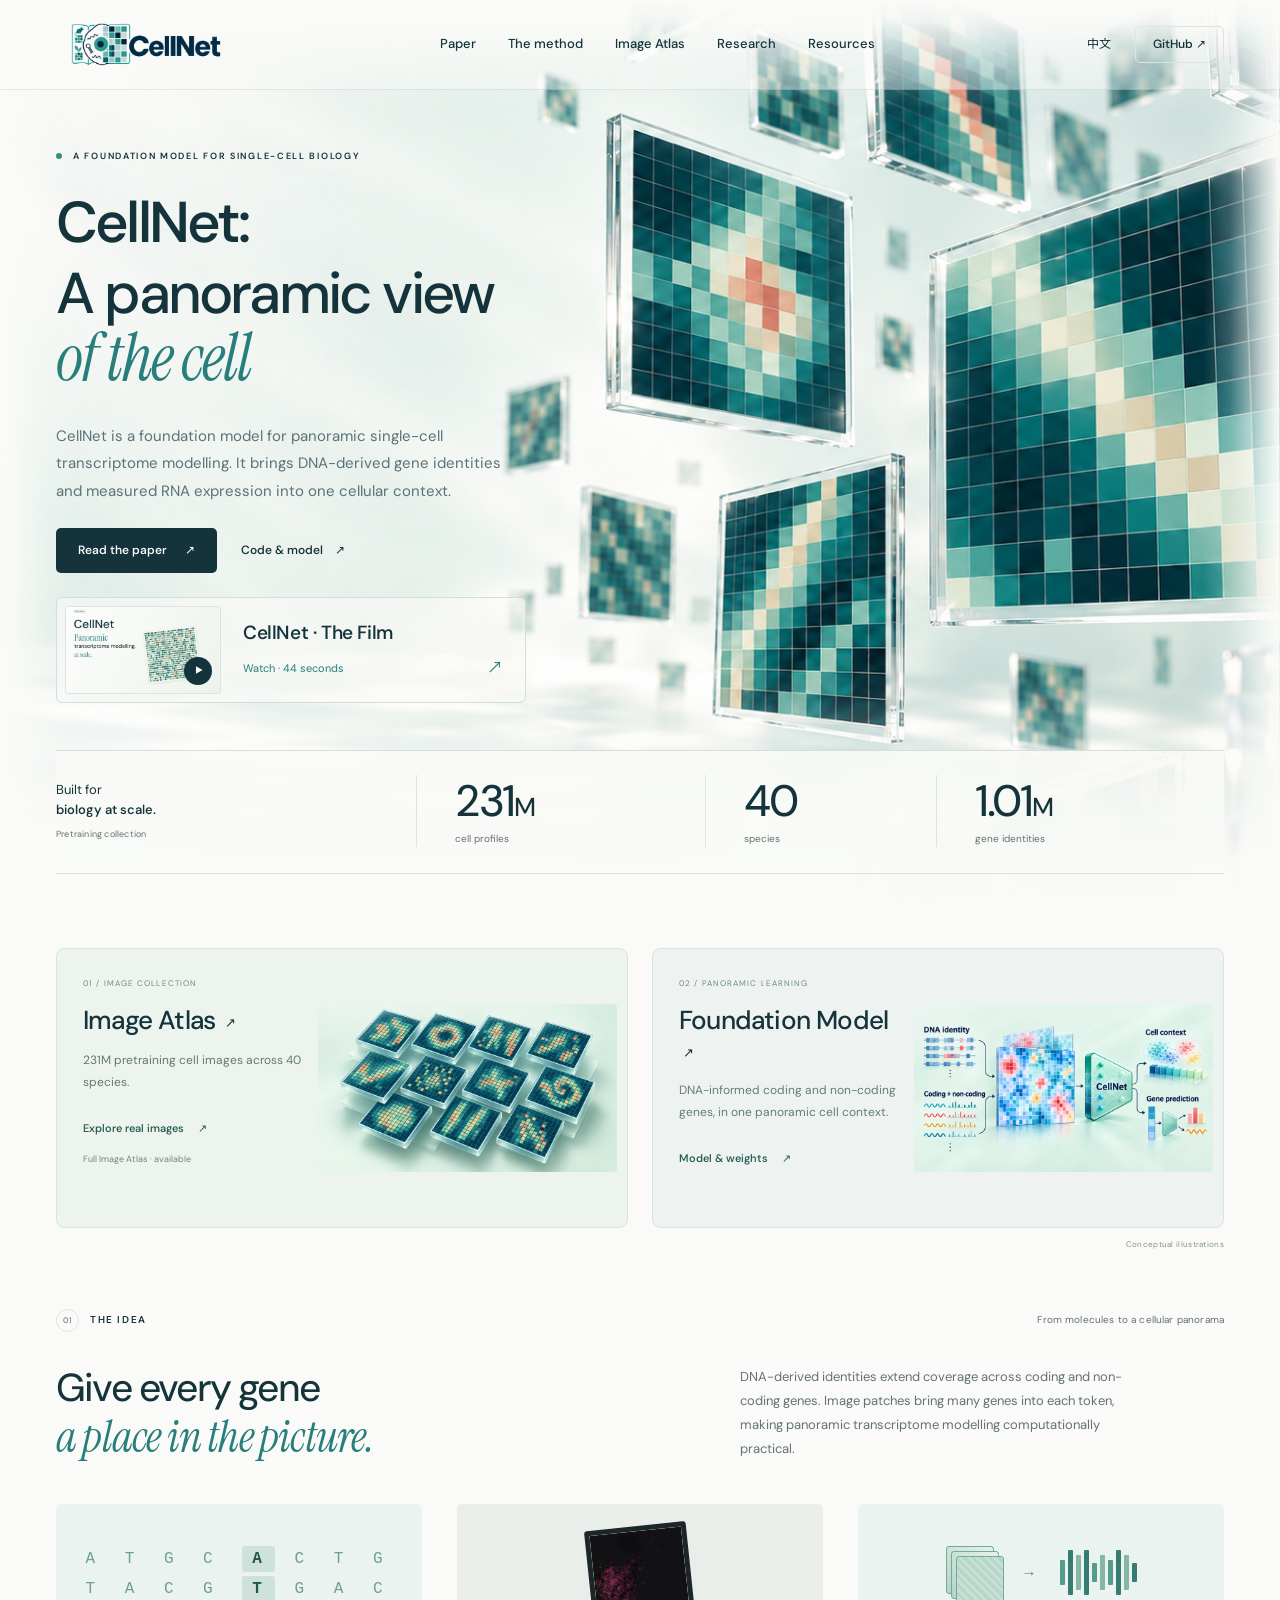
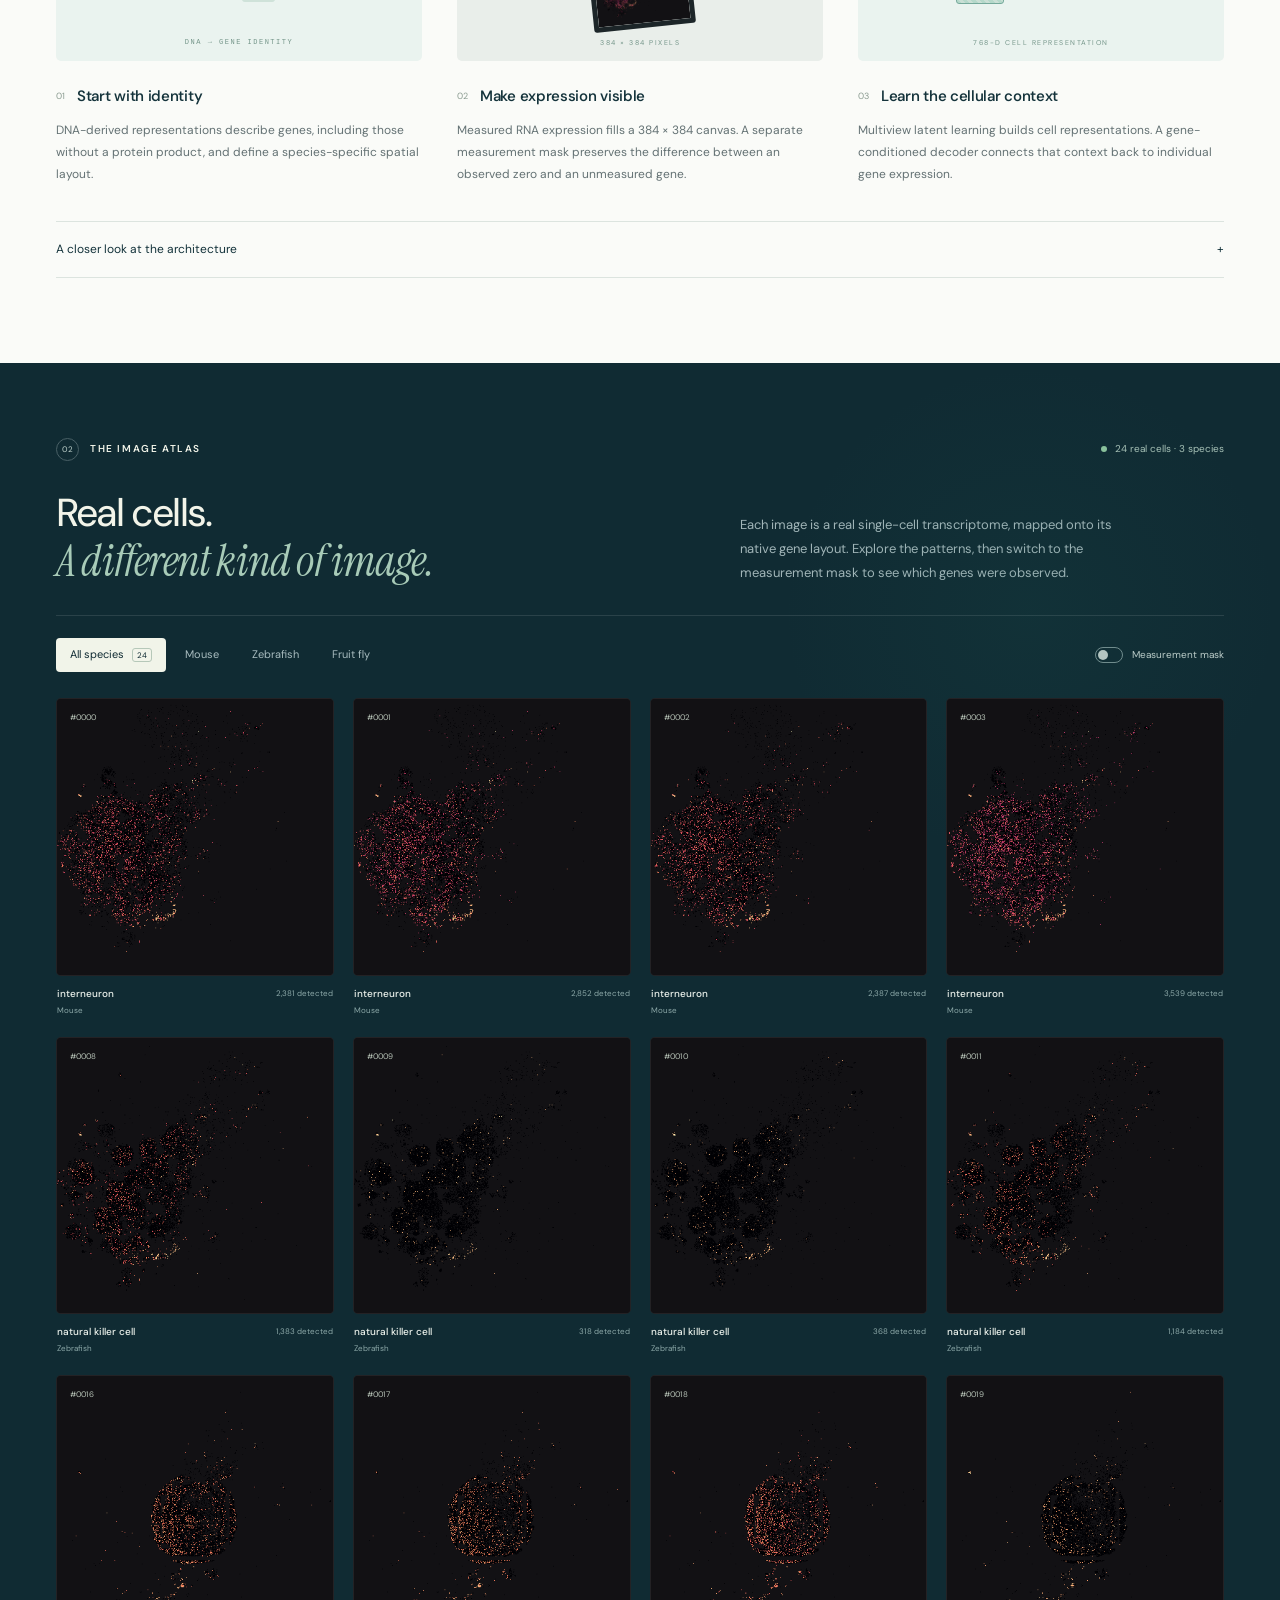
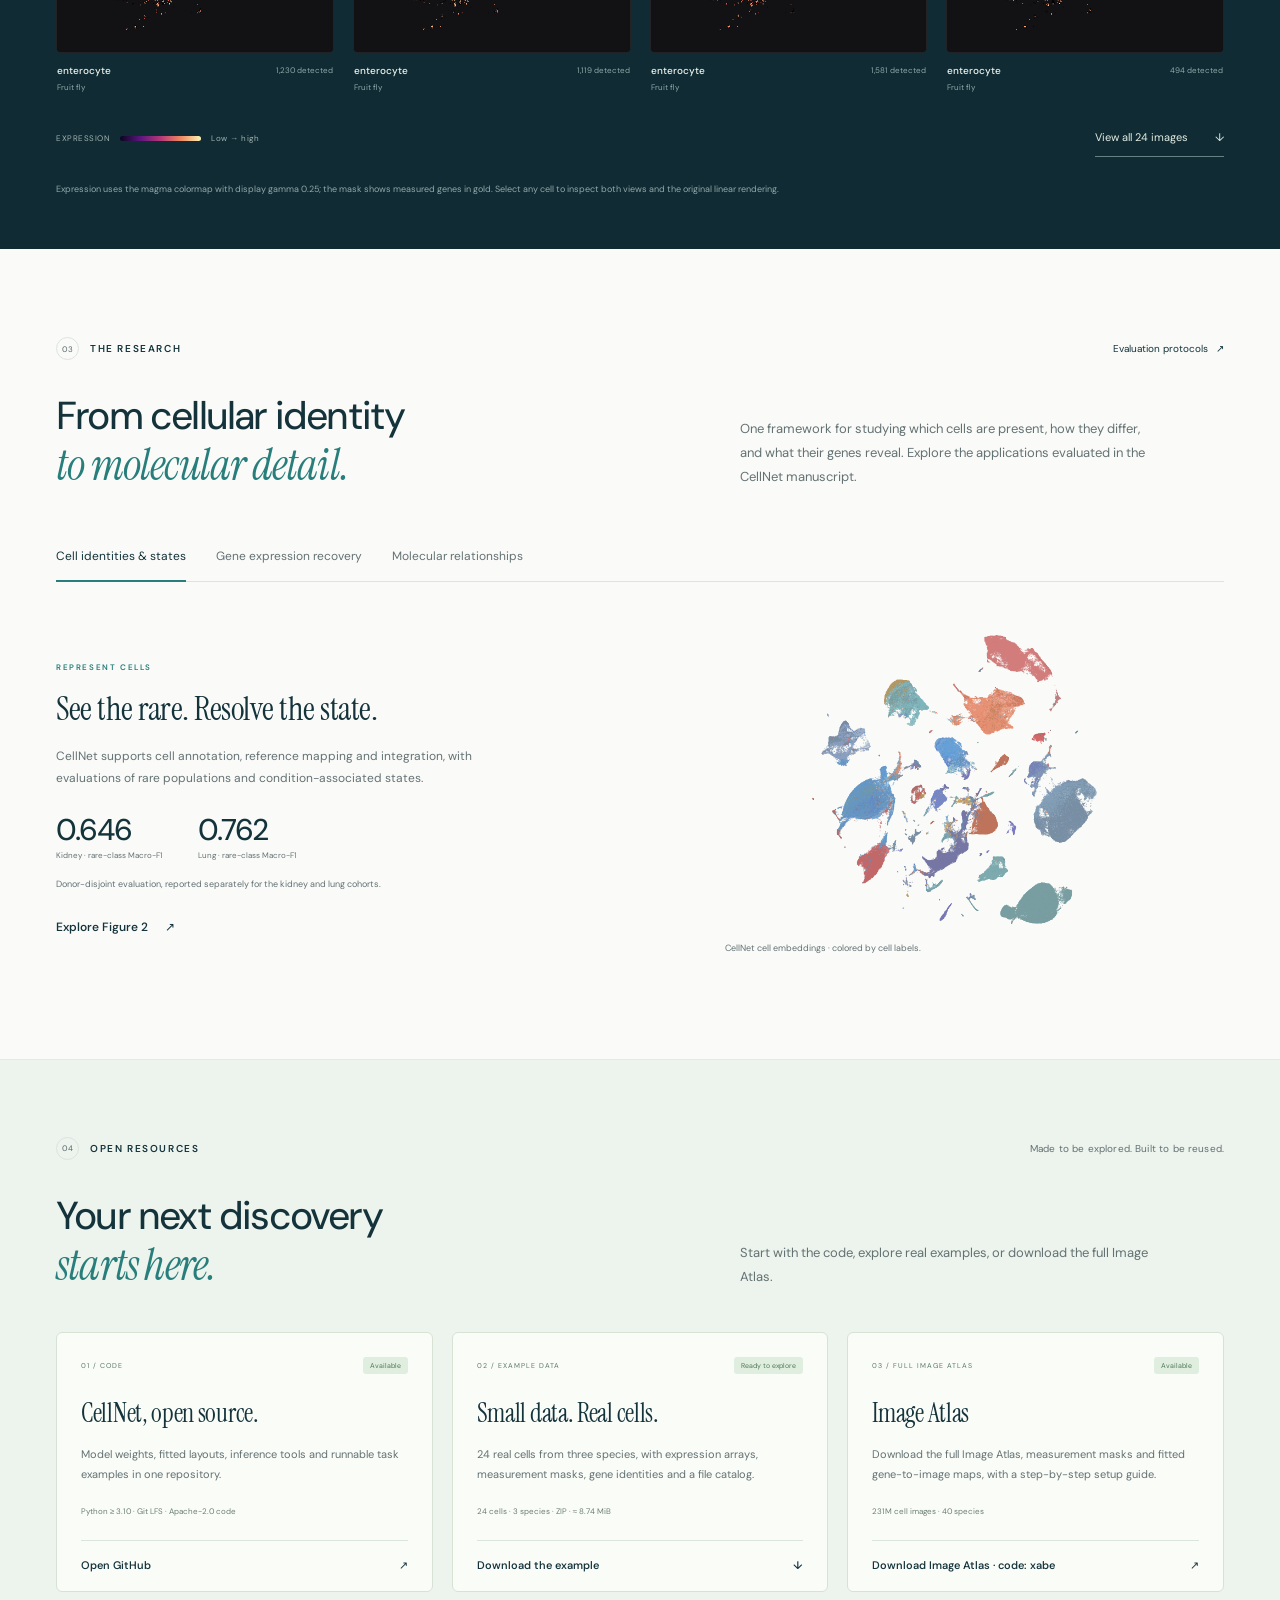
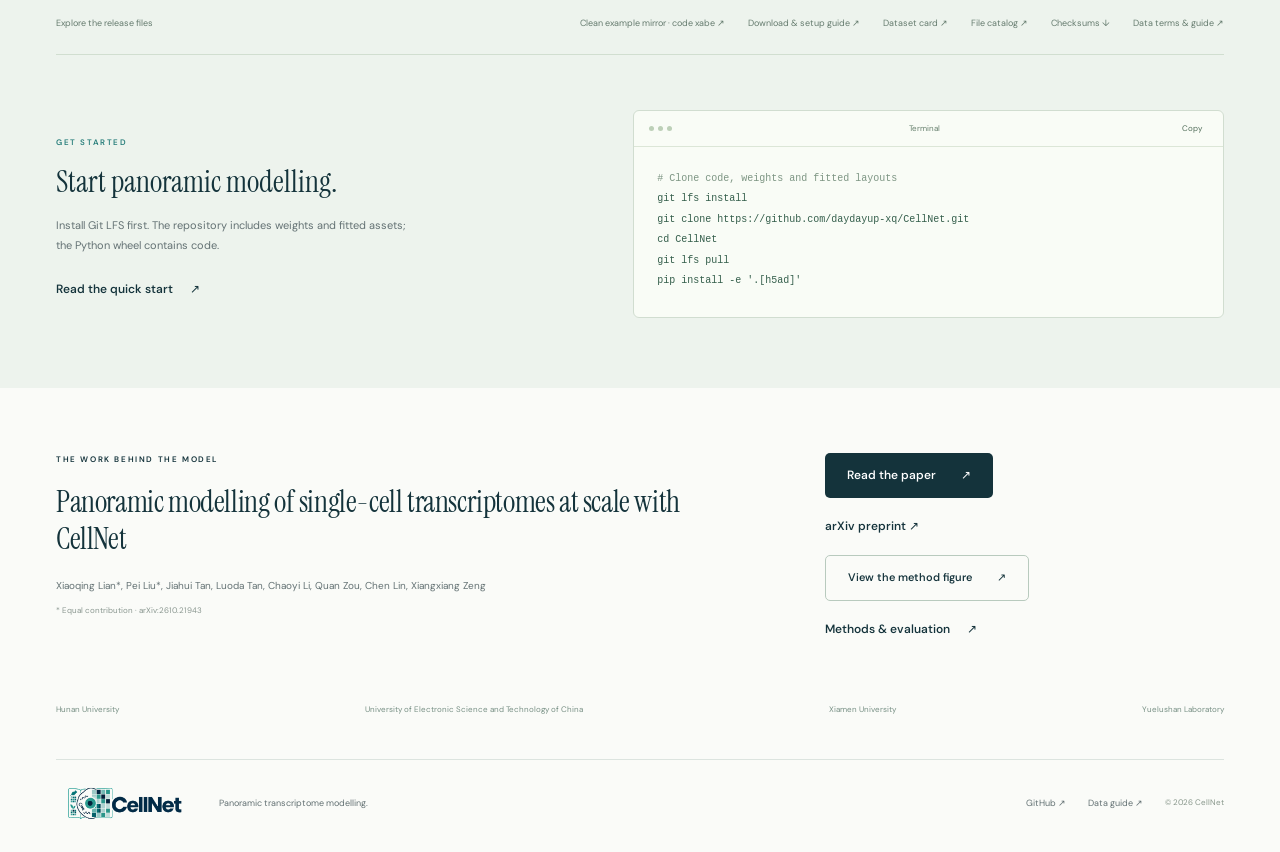
<file: index.html>
<!doctype html>
<html lang="en">
<head>
  <meta charset="UTF-8">
  <meta name="viewport" content="width=device-width, initial-scale=1">
  <link rel="canonical" href="https://cellnet.top/">
  <meta name="theme-color" content="#103b46">
  <meta name="description" content="CellNet is a single-cell transcriptome foundation model pretrained on 231 million cell profiles across 40 species. Explore the paper, model and Image Atlas.">
  <meta property="og:type" content="website">
  <meta property="og:title" content="CellNet | Single-cell transcriptome foundation model">
  <meta property="og:site_name" content="CellNet">
  <meta property="og:description" content="CellNet is a foundation model for panoramic single-cell transcriptome modelling, pretrained on 231 million cell profiles across 40 species.">
  <meta property="og:image" content="https://cellnet.top/assets/cellnet-logo.png">
  <meta property="og:url" content="https://cellnet.top/">
  <meta name="twitter:card" content="summary_large_image">
  <script type="application/ld+json">
{
  "@context": "https://schema.org",
  "@type": "WebSite",
  "@id": "https://cellnet.top/#website",
  "url": "https://cellnet.top/",
  "name": "CellNet",
  "alternateName": "cellnet.top",
  "description": "CellNet is a foundation model for panoramic single-cell transcriptome modelling with DNA-derived gene identities and measured RNA expression.",
  "about": {
    "@type": "SoftwareSourceCode",
    "@id": "https://cellnet.top/#cellnet",
    "name": "CellNet",
    "description": "A foundation model for panoramic single-cell transcriptome modelling, pretrained on 231 million cell profiles across 40 species.",
    "codeRepository": "https://github.com/daydayup-xq/CellNet",
    "programmingLanguage": "Python",
    "license": "https://github.com/daydayup-xq/CellNet/blob/main/LICENSE",
    "subjectOf": {
      "@type": "ScholarlyArticle",
      "@id": "https://cellnet.top/paper/#article",
      "headline": "Panoramic modelling of single-cell transcriptomes at scale with CellNet",
      "url": "https://cellnet.top/paper/",
      "sameAs": "https://arxiv.org/abs/2610.21943"
    }
  }
}
  </script>
  <link rel="icon" href="assets/cellnet-logo-transparent.png" type="image/png">
  <link rel="preload" as="image" href="assets/illustrations/hero-panorama-v7.webp">
  <link rel="stylesheet" href="styles.css">
  <link rel="stylesheet" href="hero-resources.css?v=research-entry-1">
  <link rel="stylesheet" href="film-entry.css?v=hero-film-1">
  <script src="app.js?v=9" defer></script>
  <title>CellNet | Single-cell transcriptome foundation model</title>
</head>
<body>
  <a class="skip-link" href="#main" data-en="Skip to content" data-zh="跳至正文">Skip to content</a>
  <header class="site-header">
    <a class="brand" href="#" aria-label="CellNet home"><img src="assets/cellnet-logo-transparent.png" width="1944" height="809" alt="CellNet"></a>
    <nav class="desktop-nav" aria-label="Main navigation">
      <a href="paper/" data-en="Paper" data-zh="论文">Paper</a>
      <a href="#method" data-en="The method" data-zh="方法">The method</a>
      <a href="#gallery" data-en="Image Atlas" data-zh="图像画廊">Image Atlas</a>
      <a href="#research" data-en="Research" data-zh="研究">Research</a>
      <a href="#resources" data-en="Resources" data-zh="资源">Resources</a>
    </nav>
    <div class="header-actions">
      <button class="language-button" id="language-button" type="button" aria-label="Switch to Chinese">中文</button>
      <a class="header-code" href="https://github.com/daydayup-xq/CellNet" target="_blank" rel="noopener noreferrer"><span data-en="GitHub" data-zh="开源代码">GitHub</span><span aria-hidden="true"> ↗</span></a>
      <button class="menu-button" id="menu-button" type="button" aria-expanded="false" aria-controls="mobile-nav" aria-label="Open navigation"><span></span><span></span></button>
    </div>
    <nav class="mobile-nav" id="mobile-nav" aria-label="Mobile navigation" hidden>
      <a href="paper/" data-en="Paper" data-zh="论文">Paper</a>
      <a href="#method" data-en="The method" data-zh="方法">The method</a><a href="#gallery" data-en="Image Atlas" data-zh="图像画廊">Image Atlas</a><a href="#research" data-en="Research" data-zh="研究">Research</a><a href="#resources" data-en="Resources" data-zh="资源">Resources</a>
    </nav>
  </header>

  <main id="main">
    <div class="panorama-intro">
      <div class="hero-background" aria-hidden="true"><img src="assets/illustrations/hero-panorama-v7.webp" width="1672" height="941" alt="" fetchpriority="high" decoding="async"></div>
    <section class="hero section-shell">
      <div class="hero-copy">
        <div class="eyebrow"><span class="status-dot"></span><span data-en="A foundation model for single-cell biology" data-zh="面向单细胞生物学的基础模型">A foundation model for single-cell biology</span></div>
        <h1><span class="hero-model-name">CellNet:</span> <span data-en="A panoramic view" data-zh="以全景视角，">A panoramic view</span><br><em data-en="of the cell" data-zh="看见细胞。">of the cell</em></h1>
        <p class="hero-description" data-en="CellNet is a foundation model for panoramic single-cell transcriptome modelling. It brings DNA-derived gene identities and measured RNA expression into one cellular context." data-zh="CellNet 是面向全景单细胞转录组建模的基础模型，将 DNA 来源的基因身份与实测 RNA 表达融入统一表征，连接细胞多样性与分子细节。">CellNet is a foundation model for panoramic single-cell transcriptome modelling. It brings DNA-derived gene identities and measured RNA expression into one cellular context.</p>
        <div class="hero-ctas">
          <a class="button primary" href="paper/"><span data-en="Read the paper" data-zh="阅读论文">Read the paper</span><span aria-hidden="true">↗</span></a>
          <a class="text-link" href="https://github.com/daydayup-xq/CellNet" target="_blank" rel="noopener noreferrer"><span data-en="Code & model" data-zh="代码与模型">Code &amp; model</span><span aria-hidden="true">↗</span></a>
        </div>
        <div class="film-entry">
          <a class="film-entry-link" href="film/?autoplay=1&amp;v=7" data-film-link>
            <div class="film-entry-preview"><img src="film/poster.jpg?v=7" width="1920" height="1080" alt="CellNet research film"><span aria-hidden="true">▶</span></div>
            <div class="film-entry-copy">
              <h2 class="film-entry-title" data-en="CellNet · The Film" data-zh="CellNet 宣传片">CellNet · The Film</h2>
              <span class="film-entry-action"><span data-en="Watch · 44 seconds" data-zh="观看 · 44 秒">Watch · 44 seconds</span><span aria-hidden="true">↗</span></span>
            </div>
          </a>
        </div>
      </div>
    </section>

    <section class="scale-band section-shell" aria-label="Pretraining collection">
      <p class="scale-intro"><span data-en="Built for" data-zh="面向">Built for</span><br><strong data-en="biology at scale." data-zh="大规模生物学探索。">biology at scale.</strong><small data-en="Pretraining collection" data-zh="预训练数据规模">Pretraining collection</small></p>
      <div class="scale-stat"><strong>231<span>M</span></strong><span data-en="cell profiles" data-zh="细胞表达谱">cell profiles</span></div>
      <div class="scale-stat"><strong>40</strong><span data-en="species" data-zh="物种">species</span></div>
      <div class="scale-stat"><strong>1.01<span>M</span></strong><span data-en="gene identities" data-zh="基因身份">gene identities</span></div>
    </section>
    </div>

    <section class="resource-overview section-shell" aria-label="Image Atlas and Foundation Model">
      <div class="hero-resource-stack" aria-label="Image Atlas and Foundation Model resources">
        <article class="hero-resource atlas-resource" aria-labelledby="hero-atlas-title">
          <div class="hero-resource-copy">
            <span class="hero-resource-index">01 / IMAGE COLLECTION</span>
            <h2 id="hero-atlas-title"><a href="#gallery">Image Atlas <span aria-hidden="true">↗</span></a></h2>
            <p data-en="231M pretraining cell images across 40 species." data-zh="覆盖 40 个物种的 2.31 亿预训练细胞图像。">231M pretraining cell images across 40 species.</p>
            <a class="hero-resource-link" href="#gallery"><span data-en="Explore real images" data-zh="探索真实图像">Explore real images</span><span aria-hidden="true">↗</span></a>
            <a class="hero-resource-secondary" href="#image-atlas" data-en="Full Image Atlas · available" data-zh="完整图谱 · 已开放">Full Image Atlas · available</a>
          </div>
          <a class="hero-resource-figure" href="assets/illustrations/image-atlas-v3.webp" target="_blank" rel="noopener noreferrer" aria-label="Open Image Atlas conceptual illustration"><img src="assets/illustrations/image-atlas-v3.webp" width="1672" height="941" loading="lazy" decoding="async" alt="Conceptual Image Atlas illustration of organized gene-image tiles"></a>
        </article>
        <article class="hero-resource model-resource" aria-labelledby="hero-model-title">
          <div class="hero-resource-copy">
            <span class="hero-resource-index">02 / PANORAMIC LEARNING</span>
            <h2 id="hero-model-title"><a href="https://github.com/daydayup-xq/CellNet" target="_blank" rel="noopener noreferrer">Foundation Model <span aria-hidden="true">↗</span></a></h2>
            <p data-en="DNA-informed coding and non-coding genes, in one panoramic cell context." data-zh="DNA 来源的基因身份，让编码与非编码基因共享全景细胞上下文。">DNA-informed coding and non-coding genes, in one panoramic cell context.</p>
            <a class="hero-resource-link" href="https://github.com/daydayup-xq/CellNet/tree/main/weights" target="_blank" rel="noopener noreferrer"><span data-en="Model & weights" data-zh="模型与权重">Model & weights</span><span aria-hidden="true">↗</span></a>
          </div>
          <a class="hero-resource-figure" href="assets/illustrations/foundation-model-v4.webp" target="_blank" rel="noopener noreferrer" aria-label="Open CellNet Foundation Model conceptual illustration"><img src="assets/illustrations/foundation-model-v4.webp" width="1672" height="941" loading="lazy" decoding="async" alt="CellNet conceptual schematic: DNA-derived gene identity and coding/non-coding expression form a panoramic gene image, which feeds a contextual encoder and gene-conditioned prediction"></a>
        </article>
        <span class="hero-illustration-note" data-en="Conceptual illustrations" data-zh="概念示意图">Conceptual illustrations</span>
      </div>
    </section>

    <section class="method-section section-shell" id="method">
      <div class="section-top"><div class="eyebrow"><span class="section-number">01</span><span data-en="THE IDEA" data-zh="方法理念">THE IDEA</span></div><span class="margin-note" data-en="From molecules to a cellular panorama" data-zh="从分子细节到细胞全景">From molecules to a cellular panorama</span></div>
      <div class="section-heading"><h2><span data-en="Give every gene" data-zh="让每个基因，">Give every gene</span><br><em data-en="a place in the picture." data-zh="在图像中拥有位置。">a place in the picture.</em></h2><p data-en="DNA-derived identities extend coverage across coding and non-coding genes. Image patches bring many genes into each token, making panoramic transcriptome modelling computationally practical." data-zh="DNA 来源的身份拓展编码与非编码基因的覆盖；图像将多个基因组织为图块，让全景转录组建模在可接受的计算成本下实现。">DNA-derived identities extend coverage across coding and non-coding genes. Image patches bring many genes into each token, making panoramic transcriptome modelling computationally practical.</p></div>
      <div class="method-steps">
        <article class="method-step"><div class="step-art sequence-art" aria-hidden="true"><div>A T G C <b>A</b> C T G</div><div>T A C G <b>T</b> G A C</div><span>DNA → GENE IDENTITY</span></div><div class="step-title"><span>01</span><h3 data-en="Start with identity" data-zh="从基因身份出发">Start with identity</h3></div><p data-en="DNA-derived representations describe genes, including those without a protein product, and define a species-specific spatial layout." data-zh="DNA 来源的表征描述基因身份，覆盖不产生蛋白质的基因，并形成物种特异的空间布局。">DNA-derived representations describe genes, including those without a protein product, and define a species-specific spatial layout.</p></article>
        <article class="method-step"><div class="step-art image-step-art" aria-hidden="true"><img src="assets/cells/pretrain_0004.webp" alt="" width="384" height="384" loading="lazy"><span>384 × 384 PIXELS</span></div><div class="step-title"><span>02</span><h3 data-en="Make expression visible" data-zh="将 RNA 表达映成图像">Make expression visible</h3></div><p data-en="Measured RNA expression fills a 384 × 384 canvas. A separate measurement mask preserves the difference between an observed zero and an unmeasured gene." data-zh="实测 RNA 表达映入 384 × 384 画布，独立测量掩码保留“测得为零”与“未被测量”的区别。">Measured RNA expression fills a 384 × 384 canvas. A separate measurement mask preserves the difference between an observed zero and an unmeasured gene.</p></article>
        <article class="method-step"><div class="step-art representation-art" aria-hidden="true"><div class="view-stack"><i></i><i></i><i></i></div><span class="latent-arrow">→</span><div class="latent-bars"><i></i><i></i><i></i><i></i><i></i><i></i><i></i><i></i><i></i><i></i></div><span class="latent-label">768-D CELL REPRESENTATION</span></div><div class="step-title"><span>03</span><h3 data-en="Learn the cellular context" data-zh="学习细胞的整体上下文">Learn the cellular context</h3></div><p data-en="Multiview latent learning builds cell representations. A gene-conditioned decoder connects that context back to individual gene expression." data-zh="多视图潜在学习构建细胞表征，基因条件解码器将整体上下文重新连接到单个基因的表达。">Multiview latent learning builds cell representations. A gene-conditioned decoder connects that context back to individual gene expression.</p></article>
      </div>
      <details class="method-detail"><summary><span data-en="A closer look at the architecture" data-zh="展开查看完整方法架构">A closer look at the architecture</span><span aria-hidden="true">+</span></summary><figure><a href="assets/figures/figure-1.pdf" target="_blank" rel="noopener noreferrer"><img src="assets/figures/figure-1.webp" alt="CellNet architecture: DNA-informed images, multiview latent learning and gene-conditioned decoding" loading="lazy" width="2001" height="2001"></a><figcaption data-en="Figure 1 · CellNet research manuscript. Select the figure to open the full-resolution PDF." data-zh="图 1 · CellNet 研究手稿。点击图像可打开完整分辨率 PDF。">Figure 1 · CellNet research manuscript. Select the figure to open the full-resolution PDF.</figcaption></figure></details>
    </section>

    <section class="gallery-section" id="gallery">
      <div class="section-shell">
        <div class="section-top"><div class="eyebrow"><span class="section-number">02</span><span data-en="THE IMAGE ATLAS" data-zh="真实图像画廊">THE IMAGE ATLAS</span></div><span class="gallery-live"><span class="status-dot"></span><span data-en="24 real cells · 3 species" data-zh="24 个真实细胞 · 3 个物种">24 real cells · 3 species</span></span></div>
        <div class="section-heading"><h2><span data-en="Real cells." data-zh="真实的细胞。">Real cells.</span><br><em data-en="A different kind of image." data-zh="不一样的图像。">A different kind of image.</em></h2><p data-en="Each image is a real single-cell transcriptome, mapped onto its native gene layout. Explore the patterns, then switch to the measurement mask to see which genes were observed." data-zh="每幅图都来自真实单细胞转录组，并保留原始基因布局。观察表达纹理，或切换至测量掩码，查看哪些基因实际被测量。">Each image is a real single-cell transcriptome, mapped onto its native gene layout. Explore the patterns, then switch to the measurement mask to see which genes were observed.</p></div>
        <div class="gallery-toolbar"><div class="filter-group" role="group" aria-label="Filter images by species"><button class="filter active" type="button" data-species="all" aria-pressed="true"><span data-en="All species" data-zh="全部物种">All species</span><span class="filter-count">24</span></button><button class="filter" type="button" data-species="Mouse" aria-pressed="false" data-en="Mouse" data-zh="小鼠">Mouse</button><button class="filter" type="button" data-species="Zebrafish" aria-pressed="false" data-en="Zebrafish" data-zh="斑马鱼">Zebrafish</button><button class="filter" type="button" data-species="Fruit_fly" aria-pressed="false" data-en="Fruit fly" data-zh="果蝇">Fruit fly</button></div><label class="mask-toggle"><input type="checkbox" id="mask-toggle"><span class="switch" aria-hidden="true"></span><span data-en="Measurement mask" data-zh="测量掩码">Measurement mask</span></label></div>
        <div class="gallery-grid" id="gallery-grid" aria-live="polite"><p class="gallery-loading" data-en="Loading real transcriptome images…" data-zh="正在加载真实转录组图像…">Loading real transcriptome images…</p></div>
        <noscript><p>This interactive atlas requires JavaScript. The real images and metadata are available in the <a href="https://github.com/daydayup-xq/CellNet/tree/main/datasets/pretraining">public example dataset</a>.</p></noscript>
        <div class="gallery-bottom"><div class="image-legend"><span data-en="EXPRESSION" data-zh="表达量">EXPRESSION</span><i></i><span data-en="Low → high" data-zh="低 → 高">Low → high</span></div><button class="show-more" id="show-more" type="button" hidden><span data-en="View all 24 images" data-zh="查看全部 24 幅图像">View all 24 images</span><span aria-hidden="true">↓</span></button></div>
        <p class="gallery-note" data-en="Expression uses the magma colormap with display gamma 0.25; the mask shows measured genes in gold. Select any cell to inspect both views and the original linear rendering." data-zh="表达图使用 magma 色图与 0.25 显示伽马，测量掩码以金色显示已测量基因。点击细胞可对照两种视图及原始线性渲染。">Expression uses the magma colormap with display gamma 0.25; the mask shows measured genes in gold. Select any cell to inspect both views and the original linear rendering.</p>
      </div>
    </section>

    <section class="research-section section-shell" id="research">
      <div class="section-top"><div class="eyebrow"><span class="section-number">03</span><span data-en="THE RESEARCH" data-zh="研究与应用">THE RESEARCH</span></div><a class="small-link" href="https://github.com/daydayup-xq/CellNet/blob/main/docs/FIGURE_PROTOCOLS.md" target="_blank" rel="noopener noreferrer"><span data-en="Evaluation protocols" data-zh="评测方案">Evaluation protocols</span> ↗</a></div>
      <div class="section-heading"><h2><span data-en="From cellular identity" data-zh="从细胞身份，">From cellular identity</span><br><em data-en="to molecular detail." data-zh="到分子细节。">to molecular detail.</em></h2><p data-en="One framework for studying which cells are present, how they differ, and what their genes reveal. Explore the applications evaluated in the CellNet manuscript." data-zh="用一个框架探索细胞的组成、状态差异及其背后的基因信息。以下展示 CellNet 手稿中评估的主要应用。">One framework for studying which cells are present, how they differ, and what their genes reveal. Explore the applications evaluated in the CellNet manuscript.</p></div>
      <div class="research-tabs" role="tablist" aria-label="Research applications"><button id="tab-cells" class="research-tab active" type="button" role="tab" aria-selected="true" aria-controls="panel-cells" data-panel="cells" data-en="Cell identities & states" data-zh="细胞身份与状态">Cell identities & states</button><button id="tab-expression" class="research-tab" type="button" role="tab" aria-selected="false" aria-controls="panel-expression" tabindex="-1" data-panel="expression" data-en="Gene expression recovery" data-zh="基因表达恢复">Gene expression recovery</button><button id="tab-programmes" class="research-tab" type="button" role="tab" aria-selected="false" aria-controls="panel-programmes" tabindex="-1" data-panel="programmes" data-en="Molecular relationships" data-zh="分子关联探索">Molecular relationships</button></div>
      <article class="research-panel" id="panel-cells" role="tabpanel" aria-labelledby="tab-cells">
        <div class="research-copy"><span class="mini-label" data-en="REPRESENT CELLS" data-zh="表征细胞">REPRESENT CELLS</span><h3 data-en="See the rare. Resolve the state." data-zh="识别稀有群体，解析细胞状态。">See the rare. Resolve the state.</h3><p data-en="CellNet supports cell annotation, reference mapping and integration, with evaluations of rare populations and condition-associated states." data-zh="CellNet 支持细胞注释、参考映射与整合，并评估了稀有群体及条件相关细胞状态的识别能力。">CellNet supports cell annotation, reference mapping and integration, with evaluations of rare populations and condition-associated states.</p><div class="result-pair"><div><strong>0.646</strong><span data-en="Kidney · rare-class Macro-F1" data-zh="肾脏 · 稀有类 Macro-F1">Kidney · rare-class Macro-F1</span></div><div><strong>0.762</strong><span data-en="Lung · rare-class Macro-F1" data-zh="肺 · 稀有类 Macro-F1">Lung · rare-class Macro-F1</span></div></div><p class="result-note" data-en="Donor-disjoint evaluation, reported separately for the kidney and lung cohorts." data-zh="肾脏与肺组织队列分别进行供者独立评估。">Donor-disjoint evaluation, reported separately for the kidney and lung cohorts.</p><a class="text-link" href="assets/figures/figure-2.pdf" target="_blank" rel="noopener noreferrer"><span data-en="Explore Figure 2" data-zh="查看图 2">Explore Figure 2</span> ↗</a></div>
        <figure class="umap-figure"><img src="assets/figures/cellnet-umap.webp" alt="Real CellNet cell embedding visualization, colored by cell labels" width="519" height="526" loading="lazy"><figcaption data-en="CellNet cell embeddings · colored by cell labels." data-zh="CellNet 细胞嵌入 · 按细胞标签着色。">CellNet cell embeddings · colored by cell labels.</figcaption></figure>
      </article>
      <article class="research-panel expression-panel" id="panel-expression" role="tabpanel" aria-labelledby="tab-expression" hidden>
        <div class="research-copy"><span class="mini-label" data-en="RECOVER EXPRESSION" data-zh="恢复基因表达">RECOVER EXPRESSION</span><h3 data-en="Explore beyond measured genes." data-zh="探索未测量的基因空间。">Explore beyond measured genes.</h3><p data-en="Expression prediction extends biological exploration beyond the genes captured by an assay. From coding genes to selected non-coding transcripts, CellNet enables the study of unmeasured expression in cell states and spatial patterns." data-zh="基因表达预测让生物学探索超越单次实验已测量的范围。从编码基因到部分非编码转录本，CellNet 拓展可探索的基因空间，支持研究细胞状态与空间表达模式。">Expression prediction extends biological exploration beyond the genes captured by an assay. From coding genes to selected non-coding transcripts, CellNet enables the study of unmeasured expression in cell states and spatial patterns.</p><a class="text-link" href="assets/figures/figure-3.pdf" target="_blank" rel="noopener noreferrer"><span data-en="Explore Figure 3" data-zh="查看图 3">Explore Figure 3</span> ↗</a></div><figure class="spatial-figure"><img src="assets/figures/figure-3-spatial.webp" alt="Measured and CellNet-predicted spatial expression maps for Slc17a7, Gad1, Aqp4 and Mog in mouse brain" width="2241" height="678" loading="lazy"><figcaption data-en="Figure 3j · Four jointly withheld mouse-brain markers across 12,000 cells. Independent gene/method z-scores; no smoothing; scale bar, 1 mm." data-zh="图 3j · 12,000 个小鼠脑细胞中同时隐藏的四个标记基因。各基因和方法独立进行 z-score 标准化；无平滑；比例尺 1 mm。">Figure 3j · Four jointly withheld mouse-brain markers across 12,000 cells. Independent gene/method z-scores; no smoothing; scale bar, 1 mm.</figcaption></figure>
      </article>
      <article class="research-panel" id="panel-programmes" role="tabpanel" aria-labelledby="tab-programmes" hidden><div class="research-copy"><span class="mini-label" data-en="EXPLORE GENE RELATIONSHIPS" data-zh="探索基因关系">EXPLORE GENE RELATIONSHIPS</span><h3 data-en="Non-coding RNA. Functional connections." data-zh="从非编码 RNA，探索功能程序。">Non-coding RNA. Functional connections.</h3><p data-en="Use non-coding RNA as a starting point to retrieve associated gene programmes. Connect underexplored transcripts to developmental and neural biology through cellular context." data-zh="以非编码 RNA 为起点，挖掘与之关联的基因功能程序。在细胞上下文中，将研究不足的转录本连接到发育与神经相关的生物学过程。">Use non-coding RNA as a starting point to retrieve associated gene programmes. Connect underexplored transcripts to developmental and neural biology through cellular context.</p><a class="text-link" href="https://github.com/daydayup-xq/CellNet/blob/main/docs/TASK_EXAMPLES.md" target="_blank" rel="noopener noreferrer"><span data-en="Try the association example" data-zh="运行基因关联示例">Try the association example</span> ↗</a></div><div class="gene-context" aria-hidden="true"><span class="context-label">CELLULAR CONTEXT</span><div class="context-orbit"><i></i><i></i><i></i><i></i><i></i><b>RNA</b></div><span class="context-caption">GENE IDENTITY × CELL REPRESENTATION</span></div></article>
    </section>

    <section class="resources-section" id="resources"><div class="section-shell">
      <div class="section-top"><div class="eyebrow"><span class="section-number">04</span><span data-en="OPEN RESOURCES" data-zh="开放资源">OPEN RESOURCES</span></div><span class="margin-note" data-en="Made to be explored. Built to be reused." data-zh="欢迎探索，便于复用。">Made to be explored. Built to be reused.</span></div>
      <div class="section-heading"><h2><span data-en="Your next discovery" data-zh="下一次探索，">Your next discovery</span><br><em data-en="starts here." data-zh="从这里开始。">starts here.</em></h2><p data-en="Start with the code, explore real examples, or download the full Image Atlas." data-zh="从开源代码开始，探索真实样本，或下载完整 Image Atlas。">Start with the code, explore real examples, or download the full Image Atlas.</p></div>
      <div class="resource-grid">
        <article class="resource-card"><div class="resource-meta"><span>01 / CODE</span><span class="pill available" data-en="Available" data-zh="已开放">Available</span></div><h3 data-en="CellNet, open source." data-zh="CellNet 开源代码。">CellNet, open source.</h3><p data-en="Model weights, fitted layouts, inference tools and runnable task examples in one repository." data-zh="模型权重、拟合布局、推理工具与可运行的任务示例，集中在一个仓库。">Model weights, fitted layouts, inference tools and runnable task examples in one repository.</p><span class="resource-detail">Python ≥ 3.10 · Git LFS · Apache-2.0 code</span><a class="resource-link" href="https://github.com/daydayup-xq/CellNet" target="_blank" rel="noopener noreferrer"><span data-en="Open GitHub" data-zh="访问 GitHub">Open GitHub</span> ↗</a></article>
        <article class="resource-card"><div class="resource-meta"><span>02 / EXAMPLE DATA</span><span class="pill available" data-en="Ready to explore" data-zh="可立即探索">Ready to explore</span></div><h3 data-en="Small data. Real cells." data-zh="小样本，真实细胞。">Small data. Real cells.</h3><p data-en="24 real cells from three species, with expression arrays, measurement masks, gene identities and a file catalog." data-zh="来自三个物种的 24 个真实细胞，含表达数组、测量掩码、基因身份与文件目录。">24 real cells from three species, with expression arrays, measurement masks, gene identities and a file catalog.</p><span class="resource-detail">24 cells · 3 species · ZIP · ≈ 8.74 MiB</span><a class="resource-link" href="downloads/CellNet_pretraining_example_24cells.zip" download><span data-en="Download the example" data-zh="下载示例数据">Download the example</span> ↓</a></article>
        <article class="resource-card dataset-card" id="image-atlas"><div class="resource-meta"><span>03 / FULL IMAGE ATLAS</span><span class="pill available" data-en="Available" data-zh="已开放">Available</span></div><h3>Image Atlas</h3><p data-en="Download the full Image Atlas, measurement masks and fitted gene-to-image maps, with a step-by-step setup guide." data-zh="下载完整 Image Atlas、测量掩码与已拟合的基因到图像映射，按指南开始使用。">Download the full Image Atlas, measurement masks and fitted gene-to-image maps, with a step-by-step setup guide.</p><span class="resource-detail">231M cell images · 40 species</span><a class="resource-link" href="https://pan.baidu.com/s/1FuoHnEJN9FRvOBio5uutYQ?pwd=xabe" target="_blank" rel="noopener noreferrer"><span data-en="Download Image Atlas · code: xabe" data-zh="下载 Image Atlas · 提取码：xabe">Download Image Atlas · code: xabe</span> ↗</a></article>
      </div>
      <div class="data-utility"><span data-en="Explore the release files" data-zh="查看数据发布文件">Explore the release files</span><div><a href="https://pan.baidu.com/s/1otWE7Ze3mvP-xq_GRLtcTw?pwd=xabe" target="_blank" rel="noopener noreferrer" data-en="Clean example mirror · code xabe ↗" data-zh="整洁示例网盘 · 提取码 xabe ↗">Clean example mirror · code xabe ↗</a><a href="https://github.com/daydayup-xq/CellNet/tree/main/datasets/pretraining" target="_blank" rel="noopener noreferrer" data-en="Download & setup guide ↗" data-zh="下载与使用指南 ↗">Download & setup guide ↗</a><a href="downloads/DATASET_CARD.json" target="_blank" data-en="Dataset card ↗" data-zh="数据卡片 ↗">Dataset card ↗</a><a href="downloads/FILE_CATALOG.json" target="_blank" data-en="File catalog ↗" data-zh="文件目录 ↗">File catalog ↗</a><a href="downloads/SHA256SUMS" download data-en="Checksums ↓" data-zh="校验和 ↓">Checksums ↓</a><a href="downloads/README.md" target="_blank" data-en="Data terms & guide ↗" data-zh="数据条款与指南 ↗">Data terms & guide ↗</a></div></div>
      <div class="quickstart"><div><span class="mini-label" data-en="GET STARTED" data-zh="快速开始">GET STARTED</span><h3 data-en="Start panoramic modelling." data-zh="几行命令，开启全景探索。">Start panoramic modelling.</h3><p data-en="Install Git LFS first. The repository includes weights and fitted assets; the Python wheel contains code." data-zh="请先安装 Git LFS。仓库提供权重与拟合资产，Python wheel 包含代码。">Install Git LFS first. The repository includes weights and fitted assets; the Python wheel contains code.</p><a class="text-link" href="https://github.com/daydayup-xq/CellNet#quick-start" target="_blank" rel="noopener noreferrer"><span data-en="Read the quick start" data-zh="阅读快速入门">Read the quick start</span> ↗</a></div><div class="code-window"><div class="code-top"><span><i></i><i></i><i></i></span><span>Terminal</span><button id="copy-install" type="button" data-en="Copy" data-zh="复制">Copy</button></div><pre><code id="install-code"><span class="code-comment"># Clone code, weights and fitted layouts</span>
git lfs install
git clone https://github.com/daydayup-xq/CellNet.git
cd CellNet
git lfs pull
pip install -e '.[h5ad]'</code></pre></div></div>
    </div></section>

    <section class="paper-section section-shell"><div><span class="eyebrow" data-en="THE WORK BEHIND THE MODEL" data-zh="模型背后的研究">THE WORK BEHIND THE MODEL</span><h2 data-en="Panoramic modelling of single-cell transcriptomes at scale with CellNet" data-zh="CellNet：大规模单细胞转录组的全景建模">Panoramic modelling of single-cell transcriptomes at scale with CellNet</h2><p class="authors">Xiaoqing Lian*, Pei Liu*, Jiahui Tan, Luoda Tan, Chaoyi Li, Quan Zou, Chen Lin, Xiangxiang Zeng</p><p class="paper-note" data-en="* Equal contribution · arXiv:2610.21943" data-zh="* 同等贡献 · arXiv:2610.21943">* Equal contribution · arXiv:2610.21943</p></div><div class="paper-links"><a class="button primary" href="paper/"><span data-en="Read the paper" data-zh="阅读论文">Read the paper</span> ↗</a><a class="text-link" href="https://arxiv.org/abs/2610.21943" target="_blank" rel="noopener noreferrer">arXiv preprint ↗</a><a class="button outline" href="assets/figures/figure-1.pdf" target="_blank" rel="noopener noreferrer"><span data-en="View the method figure" data-zh="查看方法总览图">View the method figure</span> ↗</a><a class="text-link" href="https://github.com/daydayup-xq/CellNet/blob/main/docs/FIGURE_PROTOCOLS.md" target="_blank" rel="noopener noreferrer"><span data-en="Methods & evaluation" data-zh="方法与评测说明">Methods & evaluation</span> ↗</a></div></section>
    <div class="institutions section-shell"><span>Hunan University</span><span>University of Electronic Science and Technology of China</span><span>Xiamen University</span><span>Yuelushan Laboratory</span></div>
  </main>
  <footer class="site-footer section-shell"><a class="brand footer-brand" href="#" aria-label="CellNet home"><img src="assets/cellnet-logo-transparent.png" alt="CellNet" width="1944" height="809" loading="lazy"></a><span data-en="Panoramic transcriptome modelling." data-zh="转录组的全景建模。">Panoramic transcriptome modelling.</span><div><a href="https://github.com/daydayup-xq/CellNet" target="_blank" rel="noopener noreferrer">GitHub ↗</a><a href="downloads/README.md" target="_blank" data-en="Data guide ↗" data-zh="数据指南 ↗">Data guide ↗</a><span>© 2026 CellNet</span></div></footer>
  <dialog id="cell-dialog" class="cell-dialog" aria-labelledby="dialog-title"><div class="dialog-header"><div><span class="mini-label" data-en="REAL TRANSCRIPTOME IMAGE" data-zh="真实转录组图像">REAL TRANSCRIPTOME IMAGE</span><h2 id="dialog-title"></h2></div><button type="button" id="dialog-close" class="dialog-close" aria-label="Close image details">×</button></div><div class="dialog-images"><figure><img id="dialog-expression" alt="Selected cell expression image" width="384" height="384"><figcaption data-en="Expression · native gene layout" data-zh="表达量 · 原始基因布局">Expression · native gene layout</figcaption></figure><figure><img id="dialog-mask" alt="Selected cell measurement mask" width="384" height="384"><figcaption data-en="Measurement mask · measured genes in gold" data-zh="测量掩码 · 金色代表已测量基因">Measurement mask · measured genes in gold</figcaption></figure></div><div id="dialog-metadata" class="dialog-metadata"></div><div class="dialog-controls"><label><input type="checkbox" id="linear-toggle"><span data-en="Original linear display (gamma 1)" data-zh="原始线性显示（伽马 1）">Original linear display (gamma 1)</span></label><a id="dialog-download" download data-en="Download displayed image ↓" data-zh="下载当前图像 ↓">Download displayed image ↓</a></div><p class="dialog-note" data-en="Saved transcriptome images use the native gene layout. Switch between the expression display (gamma 0.25) and original linear display (gamma 1)." data-zh="转录组图像使用原始基因布局。表达图的显示伽马为 0.25，可切换至原始线性显示（伽马 1）。">Saved transcriptome images use the native gene layout. Switch between the expression display (gamma 0.25) and original linear display (gamma 1).</p></dialog>
  <div class="toast" id="toast" role="status" hidden></div>
</body>
</html>
</file>
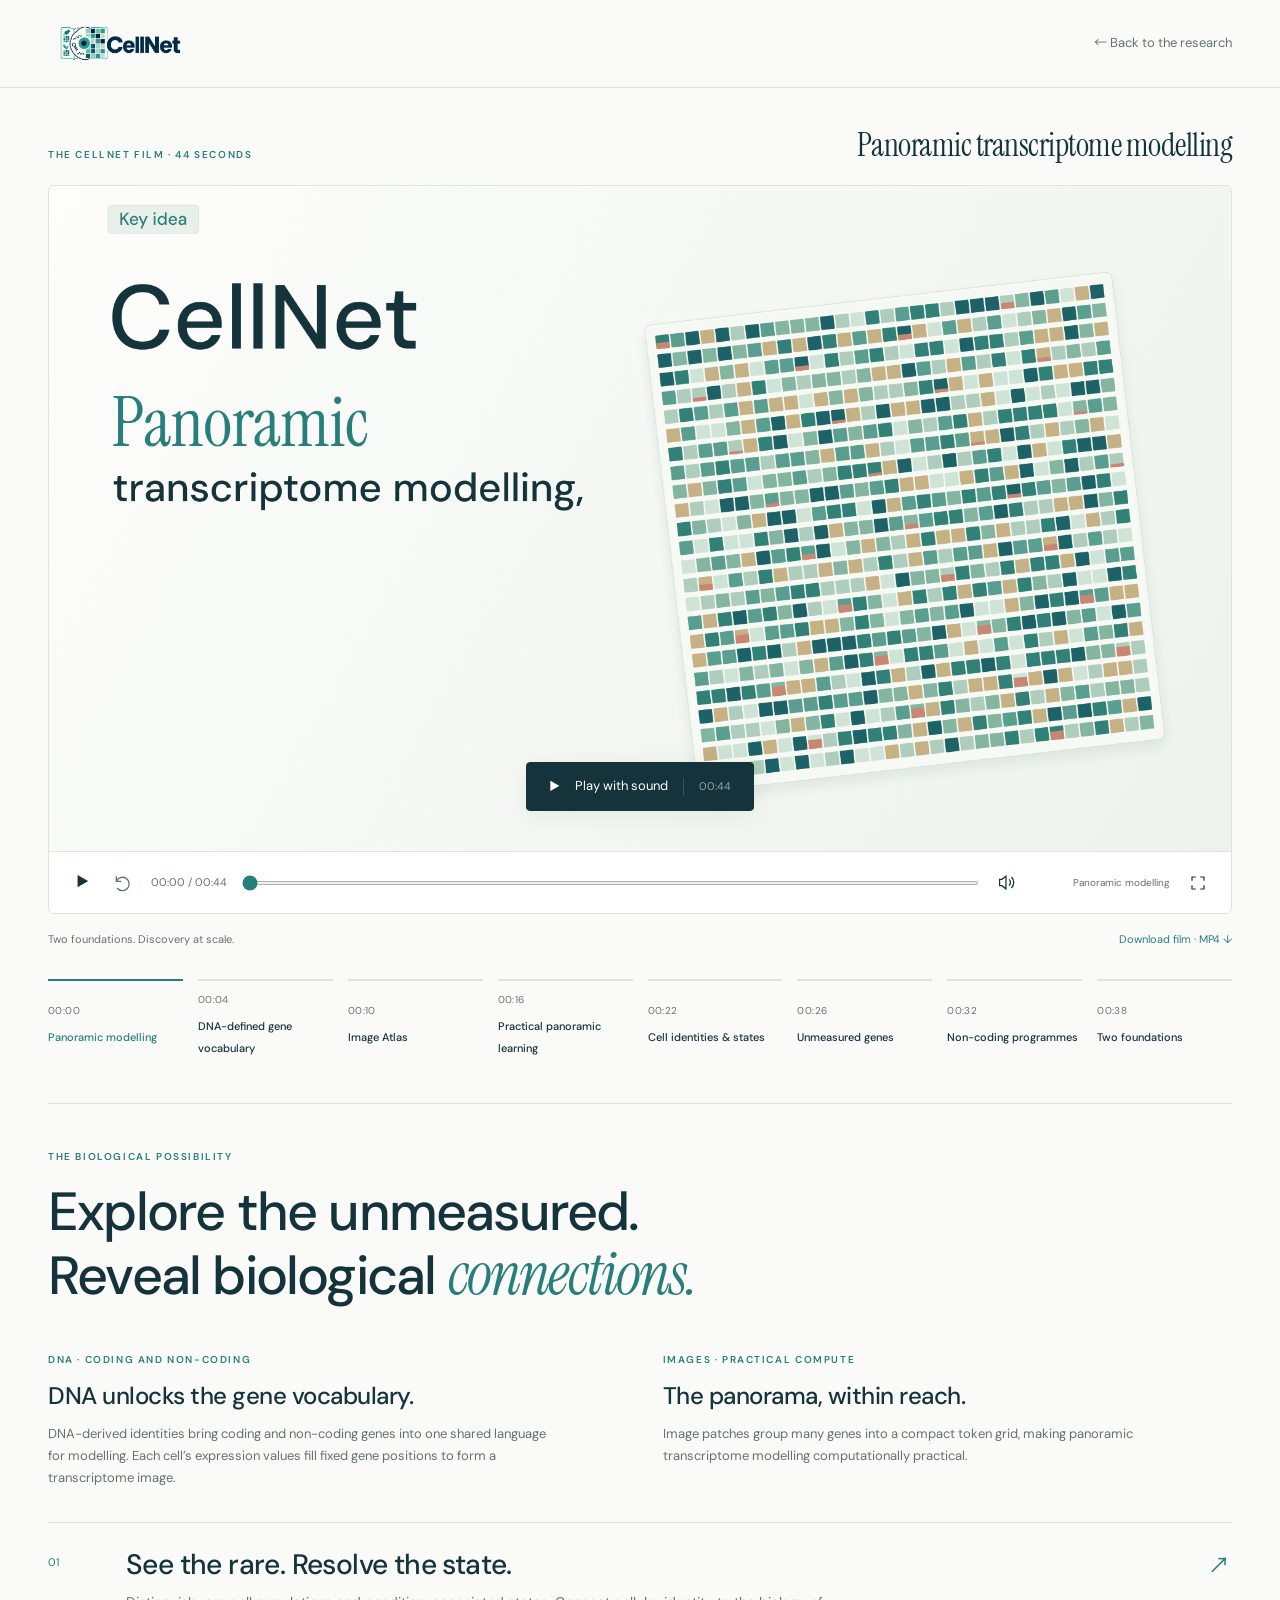
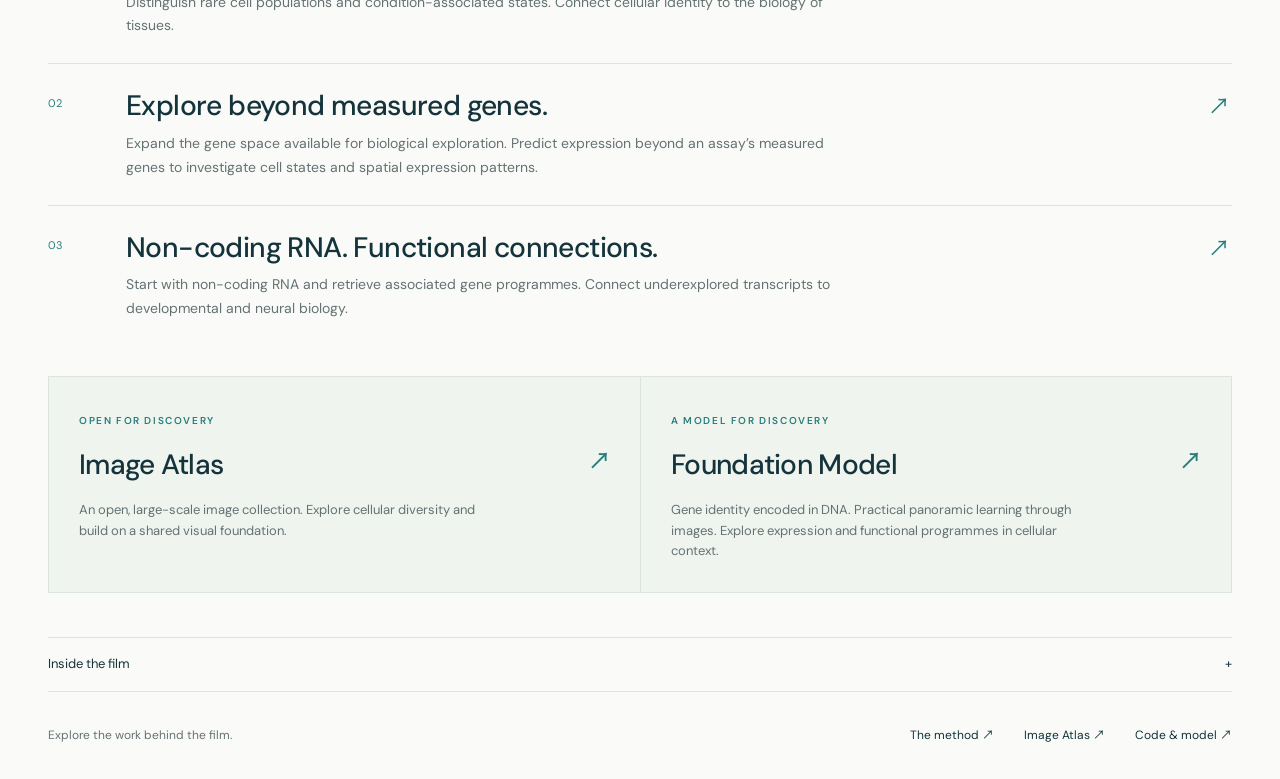
<file: film/index.html>
<!doctype html>
<html lang="en">
<head>
  <meta charset="utf-8">
  <meta name="viewport" content="width=device-width, initial-scale=1">
  <meta name="theme-color" content="#fafbf8">
  <title>CellNet — A panoramic view of the cell · The film</title>
  <meta name="description" content="A 44-second music-led film. DNA unlocks the gene vocabulary. Images make panoramic modelling practical. Explore unmeasured genes and the functional programmes associated with non-coding RNA.">
  <link rel="canonical" href="https://cellnet.top/film/">
  <meta property="og:title" content="CellNet: A panoramic view of the cell — The film">
  <meta property="og:type" content="video.other">
  <meta property="og:image" content="https://cellnet.top/film/poster.jpg?v=7">
  <link rel="icon" href="../assets/cellnet-logo-transparent.png">
  <link rel="stylesheet" href="film.css?v=7">
  <script type="module" src="player.js?v=7"></script>
</head>
<body>
  <a class="skip" href="#film">Skip to film</a>
  <header class="film-header">
    <a class="brand" href="../" aria-label="CellNet home"><img src="../assets/cellnet-logo-transparent.png" alt="CellNet" width="1944" height="809"></a>
    <a class="back" href="../">← Back to the research</a>
  </header>
  <main>
    <div class="film-intro"><p class="eyebrow">THE CELLNET FILM · 44 SECONDS</p><h1>Panoramic transcriptome modelling</h1></div>
    <audio id="soundtrack" preload="metadata"></audio>
    <section class="player" id="film" aria-label="CellNet research film">
      <div class="screen" id="screen" tabindex="0" role="group" aria-label="Film canvas. Space to play or pause; left and right arrows to seek.">
        <canvas id="film-canvas" width="1920" height="1080" role="img" aria-label="CellNet research film. An accessible description of each chapter is available below."></canvas>
        <div class="loading" id="loading" role="status">Preparing the film…</div>
        <button class="start" id="start" type="button" aria-label="Play the film" hidden><span class="play-symbol" aria-hidden="true">▶</span><span>Play with sound</span><small>00:44</small></button>
      </div>
      <div class="controls" id="controls">
        <button class="control play" id="play" type="button" disabled aria-label="Play"><span id="play-icon" aria-hidden="true">▶</span></button>
        <button class="control replay" id="replay" type="button" disabled aria-label="Replay"><svg viewBox="0 0 24 24" width="20" height="20" fill="none" stroke="currentColor" stroke-width="1.6" aria-hidden="true"><path d="M4 10a8 8 0 1 1 1 8M4 4v6h6"/></svg></button>
        <output id="time" class="time" aria-label="Playback time">00:00 / 00:44</output>
        <label class="seek-label" for="seek"><span class="sr-only">Film position in seconds</span><input id="seek" type="range" min="0" max="44" step="0.1" value="0" disabled aria-valuetext="0 seconds of 44 seconds"></label>
        <button class="control" id="sound" type="button" aria-label="Mute" aria-pressed="false" disabled><svg viewBox="0 0 24 24" width="19" height="19" fill="none" stroke="currentColor" stroke-width="1.6" aria-hidden="true"><path d="M10 4 5 8H2v8h3l5 4Z"/><path id="sound-waves" d="M14 8a6 6 0 0 1 0 8m3-11a10 10 0 0 1 0 14"/><path id="sound-off" style="display:none" d="m15 9 6 6m0-6-6 6"/></svg></button>
        <span class="chapter-label" id="chapter-label"></span>
        <button class="control" id="fullscreen" type="button" aria-label="Enter fullscreen"><svg viewBox="0 0 24 24" width="18" height="18" fill="none" stroke="currentColor" stroke-width="1.6" aria-hidden="true"><path d="M4 9V4h5m6 0h5v5m0 6v5h-5m-6 0H4v-5"/></svg></button>
      </div>
      <p class="sr-only" id="scene-announcement" aria-live="polite"></p>
    </section>
    <p id="audio-status" class="audio-status" role="status" hidden></p>
    <div class="film-meta"><span>Two foundations. Discovery at scale.</span><a id="video-download" href="cellnet-film-en.mp4?v=7" download>Download film · MP4 ↓</a></div>
    <nav class="chapters" id="chapters" aria-label="Film chapters"></nav>
    <section class="discovery" aria-labelledby="discovery-title">
      <p class="eyebrow">THE BIOLOGICAL POSSIBILITY</p>
      <h2 id="discovery-title">Explore the unmeasured.<br>Reveal biological <em>connections.</em></h2>
      <div class="design-logic">
        <article><span class="eyebrow">DNA · CODING AND NON-CODING</span><h3>DNA unlocks the gene vocabulary.</h3><p>DNA-derived identities bring coding and non-coding genes into one shared language for modelling. Each cell’s expression values fill fixed gene positions to form a transcriptome image.</p></article>
        <article><span class="eyebrow">IMAGES · PRACTICAL COMPUTE</span><h3>The panorama, within reach.</h3><p>Image patches group many genes into a compact token grid, making panoramic transcriptome modelling computationally practical.</p></article>
      </div>
      <div class="value-rows">
        <a class="value-row" href="../#research"><span class="value-number">01</span><div><h3>See the rare. Resolve the state.</h3><p>Distinguish rare cell populations and condition-associated states. Connect cellular identity to the biology of tissues.</p></div><span aria-hidden="true">↗</span></a>
        <a class="value-row" href="../assets/figures/figure-3.pdf" target="_blank" rel="noopener noreferrer"><span class="value-number">02</span><div><h3>Explore beyond measured genes.</h3><p>Expand the gene space available for biological exploration. Predict expression beyond an assay’s measured genes to investigate cell states and spatial expression patterns.</p></div><span aria-hidden="true">↗</span></a>
        <a class="value-row" href="../#research"><span class="value-number">03</span><div><h3>Non-coding RNA. Functional connections.</h3><p>Start with non-coding RNA and retrieve associated gene programmes. Connect underexplored transcripts to developmental and neural biology.</p></div><span aria-hidden="true">↗</span></a>
      </div>
      <div class="resource-duo">
        <a href="../#image-atlas"><span class="eyebrow">OPEN FOR DISCOVERY</span><h3>Image Atlas <span aria-hidden="true">↗</span></h3><p>An open, large-scale image collection. Explore cellular diversity and build on a shared visual foundation.</p></a>
        <a href="https://github.com/daydayup-xq/CellNet" target="_blank" rel="noopener noreferrer"><span class="eyebrow">A MODEL FOR DISCOVERY</span><h3>Foundation Model <span aria-hidden="true">↗</span></h3><p>Gene identity encoded in DNA. Practical panoramic learning through images. Explore expression and functional programmes in cellular context.</p></a>
      </div>
    </section>
    <details class="transcript" id="transcript"><summary><span>Inside the film</span><span aria-hidden="true">+</span></summary><ol id="transcript-list"></ol></details>
    <footer class="film-footer"><p>Explore the work behind the film.</p><div><a href="../#method">The method ↗</a><a href="../#gallery">Image Atlas ↗</a><a href="https://github.com/daydayup-xq/CellNet" target="_blank" rel="noopener noreferrer">Code & model ↗</a></div></footer>
    <noscript><p>This film uses JavaScript for playback. <a href="cellnet-film-en.mp4?v=7">Watch the MP4 version</a>.</p></noscript>
  </main>
</body>
</html>
</file>
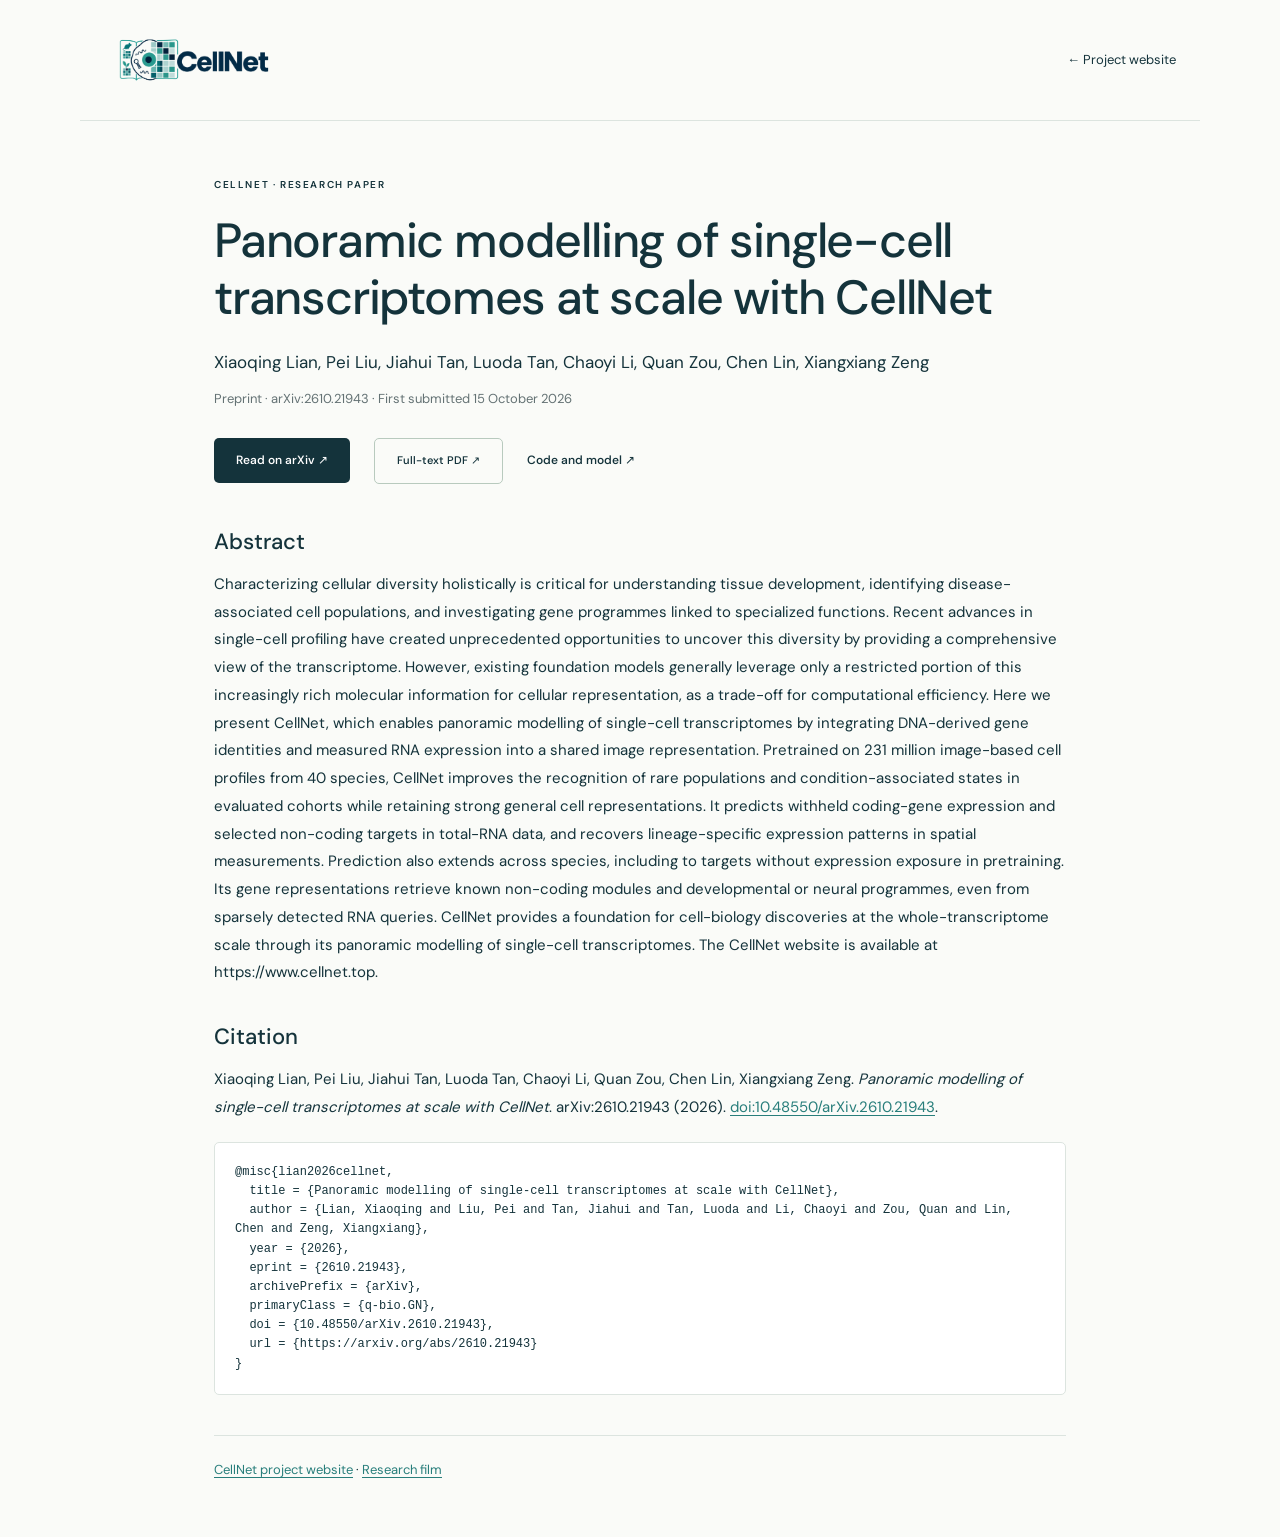
<file: paper/index.html>
<!doctype html>
<html lang="en">
<head>
  <meta charset="utf-8">
  <meta name="viewport" content="width=device-width, initial-scale=1">
  <title>Panoramic modelling of single-cell transcriptomes at scale with CellNet | CellNet paper</title>
  <meta name="description" content="Read the CellNet paper: panoramic single-cell transcriptome modelling, pretrained on 231 million cell profiles across 40 species. Abstract, authors, arXiv and citation.">
  <link rel="canonical" href="https://cellnet.top/paper/">
  <meta property="og:type" content="article">
  <meta property="og:site_name" content="CellNet">
  <meta property="og:title" content="Panoramic modelling of single-cell transcriptomes at scale with CellNet">
  <meta property="og:description" content="The CellNet preprint: abstract, authors, full text and citation.">
  <meta property="og:url" content="https://cellnet.top/paper/">
  <meta property="og:image" content="https://cellnet.top/assets/cellnet-logo.png">
  <meta name="twitter:card" content="summary_large_image">
  <meta name="citation_title" content="Panoramic modelling of single-cell transcriptomes at scale with CellNet">
  <meta name="citation_author" content="Xiaoqing Lian">
  <meta name="citation_author" content="Pei Liu">
  <meta name="citation_author" content="Jiahui Tan">
  <meta name="citation_author" content="Luoda Tan">
  <meta name="citation_author" content="Chaoyi Li">
  <meta name="citation_author" content="Quan Zou">
  <meta name="citation_author" content="Chen Lin">
  <meta name="citation_author" content="Xiangxiang Zeng">
  <meta name="citation_publication_date" content="2026/10/15">
  <meta name="citation_arxiv_id" content="2610.21943">
  <meta name="citation_doi" content="10.48550/arXiv.2610.21943">
  <link rel="icon" href="../assets/cellnet-logo-transparent.png" type="image/png">
  <link rel="stylesheet" href="../styles.css">
  <link rel="stylesheet" href="paper.css">
  <script type="application/ld+json">
{
  "@context": "https://schema.org",
  "@type": "ScholarlyArticle",
  "@id": "https://cellnet.top/paper/#article",
  "headline": "Panoramic modelling of single-cell transcriptomes at scale with CellNet",
  "url": "https://cellnet.top/paper/",
  "sameAs": "https://arxiv.org/abs/2610.21943",
  "identifier": "https://doi.org/10.48550/arXiv.2610.21943",
  "datePublished": "2026-10-15",
  "author": [
    {
      "@type": "Person",
      "name": "Xiaoqing Lian"
    },
    {
      "@type": "Person",
      "name": "Pei Liu"
    },
    {
      "@type": "Person",
      "name": "Jiahui Tan"
    },
    {
      "@type": "Person",
      "name": "Luoda Tan"
    },
    {
      "@type": "Person",
      "name": "Chaoyi Li"
    },
    {
      "@type": "Person",
      "name": "Quan Zou"
    },
    {
      "@type": "Person",
      "name": "Chen Lin"
    },
    {
      "@type": "Person",
      "name": "Xiangxiang Zeng"
    }
  ],
  "isAccessibleForFree": true,
  "about": {
    "@type": "SoftwareSourceCode",
    "@id": "https://cellnet.top/#cellnet",
    "name": "CellNet",
    "codeRepository": "https://github.com/daydayup-xq/CellNet"
  },
  "description": "CellNet integrates DNA-derived gene identities and measured RNA expression into a shared image representation for panoramic single-cell transcriptome modelling."
}
  </script>
</head>
<body>
  <a class="skip-link" href="#paper">Skip to paper</a>
  <header class="paper-header">
    <a class="brand" href="../" aria-label="CellNet home"><img src="../assets/cellnet-logo-transparent.png" width="1944" height="809" alt="CellNet"></a>
    <a href="../">← Project website</a>
  </header>
  <main id="paper" class="paper-main">
    <p class="eyebrow">CellNet · Research paper</p>
    <h1>Panoramic modelling of single-cell transcriptomes at scale with CellNet</h1>
    <p class="paper-authors">Xiaoqing Lian, Pei Liu, Jiahui Tan, Luoda Tan, Chaoyi Li, Quan Zou, Chen Lin, Xiangxiang Zeng</p>
    <p class="paper-status">Preprint · arXiv:2610.21943 · First submitted <time datetime="2026-10-15">15 October 2026</time></p>
    <nav class="paper-actions" aria-label="Paper resources">
      <a class="button primary" href="https://arxiv.org/abs/2610.21943">Read on arXiv ↗</a>
      <a class="button outline" href="https://arxiv.org/pdf/2610.21943">Full-text PDF ↗</a>
      <a class="text-link" href="https://github.com/daydayup-xq/CellNet">Code and model ↗</a>
    </nav>
    <section aria-labelledby="abstract">
      <h2 id="abstract">Abstract</h2>
      <p>Characterizing cellular diversity holistically is critical for understanding tissue development, identifying disease-associated cell populations, and investigating gene programmes linked to specialized functions. Recent advances in single-cell profiling have created unprecedented opportunities to uncover this diversity by providing a comprehensive view of the transcriptome. However, existing foundation models generally leverage only a restricted portion of this increasingly rich molecular information for cellular representation, as a trade-off for computational efficiency. Here we present CellNet, which enables panoramic modelling of single-cell transcriptomes by integrating DNA-derived gene identities and measured RNA expression into a shared image representation. Pretrained on 231 million image-based cell profiles from 40 species, CellNet improves the recognition of rare populations and condition-associated states in evaluated cohorts while retaining strong general cell representations. It predicts withheld coding-gene expression and selected non-coding targets in total-RNA data, and recovers lineage-specific expression patterns in spatial measurements. Prediction also extends across species, including to targets without expression exposure in pretraining. Its gene representations retrieve known non-coding modules and developmental or neural programmes, even from sparsely detected RNA queries. CellNet provides a foundation for cell-biology discoveries at the whole-transcriptome scale through its panoramic modelling of single-cell transcriptomes. The CellNet website is available at https://www.cellnet.top.</p>
    </section>
    <section aria-labelledby="citation">
      <h2 id="citation">Citation</h2>
      <p>Xiaoqing Lian, Pei Liu, Jiahui Tan, Luoda Tan, Chaoyi Li, Quan Zou, Chen Lin, Xiangxiang Zeng. <cite>Panoramic modelling of single-cell transcriptomes at scale with CellNet</cite>. arXiv:2610.21943 (2026). <a href="https://doi.org/10.48550/arXiv.2610.21943">doi:10.48550/arXiv.2610.21943</a>.</p>
      <pre><code>@misc{lian2026cellnet,
  title = {Panoramic modelling of single-cell transcriptomes at scale with CellNet},
  author = {Lian, Xiaoqing and Liu, Pei and Tan, Jiahui and Tan, Luoda and Li, Chaoyi and Zou, Quan and Lin, Chen and Zeng, Xiangxiang},
  year = {2026},
  eprint = {2610.21943},
  archivePrefix = {arXiv},
  primaryClass = {q-bio.GN},
  doi = {10.48550/arXiv.2610.21943},
  url = {https://arxiv.org/abs/2610.21943}
}</code></pre>
    </section>
    <footer class="paper-footer"><a href="../">CellNet project website</a> · <a href="../film/">Research film</a></footer>
  </main>
</body>
</html>
</file>
<file: styles.css>
@font-face{font-family:'DM Sans';font-style:normal;font-weight:100 1000;font-display:swap;src:url('assets/fonts/dm-sans-latin-variable.woff2') format('woff2')}
@font-face{font-family:'Instrument Serif';font-style:normal;font-weight:400;font-display:swap;src:url('assets/fonts/instrument-serif-latin-regular.woff2') format('woff2')}
@font-face{font-family:'Instrument Serif';font-style:italic;font-weight:400;font-display:swap;src:url('assets/fonts/instrument-serif-latin-italic.woff2') format('woff2')}
@font-face{font-family:'Noto Sans SC';font-style:normal;font-weight:100 900;font-display:swap;src:url('assets/fonts/noto-sans-sc-site.woff2') format('woff2')}
:root{--paper:#fafbf8;--white:#fff;--ink:#14333b;--muted:#647274;--teal:#287e7b;--soft-teal:#eaf3ef;--line:#dce4df;--navy:#102b33;--serif:'Instrument Serif',Georgia,'Songti SC','Noto Sans SC',serif;--sans:'DM Sans','Noto Sans SC',Arial,'PingFang SC','Microsoft YaHei',sans-serif}
*{box-sizing:border-box}html{scroll-behavior:smooth;scroll-padding-top:105px}body{margin:0;background:var(--paper);color:var(--ink);font-family:var(--sans);font-size:15px;line-height:1.6;-webkit-font-smoothing:antialiased}button,a,input{touch-action:manipulation}a{color:inherit;text-decoration:none}button{font:inherit;cursor:pointer;color:inherit}button:disabled{cursor:wait}img{display:block;max-width:100%;height:auto}figure,p,h1,h2,h3{margin:0}button:focus-visible,a:focus-visible,summary:focus-visible,input:focus-visible{outline:3px solid #6ebeb7;outline-offset:5px}button{border:0}::selection{background:#c2e5d9;color:#12373d}[hidden]{display:none!important}.section-shell{width:min(1240px,calc(100% - 112px));margin-inline:auto}.skip-link{position:fixed;top:-80px;left:20px;padding:12px 20px;background:white;z-index:100}.skip-link:focus{top:12px}.site-header{height:96px;max-width:1440px;margin:auto;display:flex;align-items:center;justify-content:space-between;padding:0 56px;gap:32px;position:relative;border-bottom:1px solid var(--line);background:#fff}.brand{display:block;flex:none;width:174px}.brand img{width:100%;height:auto}.desktop-nav{display:flex;gap:32px;align-items:center;font-size:13px;font-weight:500}.desktop-nav a{position:relative}.desktop-nav a:after{content:'';position:absolute;bottom:-7px;left:0;right:100%;height:1px;background:var(--teal);transition:right .2s}.desktop-nav a:hover:after{right:0}.header-actions{display:flex;align-items:center;gap:22px}.language-button{font-size:12px;background:none;padding:8px 2px}.header-code{border:1px solid var(--line);padding:8px 17px;font-size:12px;border-radius:5px;font-weight:550}.header-code:hover{background:var(--soft-teal)}.menu-button{display:none;background:none;width:27px;padding:3px}.menu-button span{display:block;height:1px;background:var(--ink);margin:6px 0}.mobile-nav{position:absolute;top:100%;left:0;right:0;z-index:30;display:flex;flex-direction:column;background:#fff;border-bottom:1px solid var(--line);padding:20px 28px;gap:17px}
.hero{display:grid;grid-template-columns:1.12fr 1fr;gap:24px;align-items:center;padding-top:66px;padding-bottom:67px;min-height:655px}.eyebrow{display:flex;align-items:center;gap:11px;font-size:10px;font-weight:600;letter-spacing:1.6px;text-transform:uppercase}.status-dot{display:inline-block;width:6px;height:6px;border-radius:50%;background:#388e7e;flex:none}.hero h1{font-size:clamp(48px,4.8vw,70px);font-weight:500;letter-spacing:-3.3px;line-height:1.065;margin:29px 0 25px}.hero h1 em,.section-heading h2 em{font-family:var(--serif);font-weight:400;color:var(--teal);font-size:1.13em;letter-spacing:-2px}.hero-description{max-width:450px;font-size:15px;line-height:1.85;color:var(--muted)}.hero-ctas{display:flex;align-items:center;gap:28px;margin-top:30px}.button{display:inline-flex;align-items:center;justify-content:center;gap:25px;padding:13px 22px;border-radius:5px;font-size:12px;font-weight:550;transition:background .18s,transform .18s}.button:hover{transform:translateY(-2px)}.primary{background:var(--ink);color:white}.primary:hover{background:var(--teal)}.text-link{display:inline-flex;gap:17px;font-weight:550;font-size:12px;align-items:center}.text-link:hover,.small-link:hover{color:var(--teal)}.hero-footnote{display:flex;align-items:center;gap:10px;font-size:10px;color:var(--muted);margin-top:39px;letter-spacing:.2px}.tiny-grid{height:13px;width:13px;background:conic-gradient(from 90deg at 1px 1px,transparent 90deg,#79a99e 0) 0 0/5px 5px;opacity:.8}
.scale-band{display:grid;grid-template-columns:1.25fr 1fr .8fr 1fr;align-items:center;border-top:1px solid var(--line);border-bottom:1px solid var(--line);padding:26px 0 28px}.scale-intro{line-height:1.55;font-size:13px}.scale-intro strong{font-weight:550}.scale-intro small{display:block;font-size:9px;letter-spacing:.2px;color:var(--muted);margin-top:8px}.scale-stat{display:flex;flex-direction:column;border-left:1px solid var(--line);padding-left:38px;gap:3px}.scale-stat strong{font-size:40px;font-weight:450;line-height:1.2;letter-spacing:-1.8px}.scale-stat strong span{font-size:26px;letter-spacing:-.6px}.scale-stat>span{font-size:10px;color:var(--muted)}.method-section,.research-section{padding-block:88px 85px}.section-top{display:flex;justify-content:space-between;align-items:center;margin-bottom:33px;gap:24px}.section-number{border:1px solid var(--line);border-radius:50%;width:23px;height:23px;display:grid;place-items:center;font-size:8px;letter-spacing:0;color:var(--muted);font-weight:450}.margin-note{font-size:10px;color:var(--muted);letter-spacing:.15px}.section-heading{display:grid;grid-template-columns:1.25fr 1fr;align-items:end;gap:80px;margin-bottom:41px}.section-heading h2{font-size:39px;font-weight:450;letter-spacing:-1.8px;line-height:1.17}.section-heading h2 em{font-size:1.14em;letter-spacing:-.8px}.section-heading>p{font-size:13px;color:var(--muted);line-height:1.85;max-width:410px;margin-bottom:2px}.method-steps{display:grid;grid-template-columns:repeat(3,1fr);gap:35px}.step-art{height:157px;border-radius:5px;background:var(--soft-teal);position:relative;display:flex;align-items:center;justify-content:center;margin-bottom:23px;overflow:hidden}.step-art>span:last-child{position:absolute;bottom:13px;left:0;right:0;text-align:center;font-size:7px;letter-spacing:1.5px;color:#75968a}.sequence-art{flex-direction:column;gap:4px;letter-spacing:10px;font-family:monospace;font-size:16px;color:#719e94;padding-bottom:15px}.sequence-art b{background:#cfe2d9;color:#20574e;padding:4px 3px 4px 10px;border-radius:3px}.image-step-art{background:#e9eeea}.image-step-art img{width:102px;height:102px;transform:rotate(-6deg);border:5px solid #1c2528;border-radius:3px;margin-bottom:11px}.representation-art{gap:23px;padding-bottom:19px}.view-stack{width:53px;height:54px;position:relative}.view-stack i{height:48px;width:48px;border:1px solid #75a99b;border-radius:3px;background:linear-gradient(45deg,#b4d5c6,#e6f1e9);display:block;position:absolute;left:0;top:0}.view-stack i:nth-child(2){left:5px;top:5px}.view-stack i:nth-child(3){left:10px;top:10px;background:repeating-linear-gradient(45deg,#b5d8ca 0 3px,#cadfd5 3px 6px)}.latent-arrow{color:#5b8b7e}.latent-bars{display:flex;align-items:center;gap:3px;height:50px}.latent-bars i{display:block;width:5px;height:25px;background:#559b8e;border-radius:1px}.latent-bars i:nth-child(2n){height:45px;background:#377c71}.latent-bars i:nth-child(3n){height:35px;background:#86b6a5}.latent-bars i:nth-child(5n){height:19px}.step-title{display:flex;align-items:center;gap:12px;margin-bottom:11px}.step-title>span{font-size:9px;color:#8a9b90}.step-title h3{font-size:15px;font-weight:550;letter-spacing:-.3px}.method-step p{font-size:12px;color:var(--muted);line-height:1.85}.method-detail{margin-top:35px;border-block:1px solid var(--line)}.method-detail summary{list-style:none;display:flex;justify-content:space-between;font-size:12px;padding:18px 0;cursor:pointer}.method-detail summary::-webkit-details-marker{display:none}.method-detail[open] summary>span:last-child{transform:rotate(45deg)}.method-detail figure{background:white;border-radius:5px;padding:25px;margin-bottom:20px}.method-detail figure img{width:100%;height:auto}.method-detail figcaption{font-size:10px;color:var(--muted);margin-top:20px}
.gallery-section{background:var(--navy);color:#f2f4e9;padding:75px 0 52px;position:relative;overflow:hidden}.gallery-section:before{content:'';position:absolute;top:0;right:0;width:500px;height:500px;background:radial-gradient(ellipse,#23736617,transparent 70%);pointer-events:none}.gallery-section .section-top{margin-bottom:29px}.gallery-section .section-number{border-color:#496066;color:#b3c6c1}.gallery-section .section-heading{margin-bottom:28px}.gallery-section .section-heading h2 em{color:#a8cbb8}.gallery-section .section-heading>p{color:#a1b5b8}.gallery-live{display:flex;gap:8px;font-size:10px;align-items:center;color:#a8c2b7}.gallery-live .status-dot{background:#8cc39d}.gallery-toolbar{display:flex;align-items:center;justify-content:space-between;gap:22px;border-top:1px solid #ffffff1c;padding-top:22px;margin-bottom:26px}.filter-group{display:flex;align-items:center;gap:5px}.filter{border:1px solid transparent;background:transparent;color:#a8bcbf;padding:7px 13px;border-radius:4px;font-size:11px;white-space:nowrap}.filter.active{background:#f1f4e9;color:var(--navy)}.filter:not(.active):hover{background:#ffffff0a;color:white}.filter-count{display:inline-block;font-size:8px;padding:0 4px;border:1px solid #b6c8b9;border-radius:3px;margin-left:8px;line-height:1.5}.mask-toggle{display:flex;align-items:center;gap:9px;cursor:pointer;font-size:10px;color:#c0cfcc;white-space:nowrap}.mask-toggle input{position:absolute;opacity:0;width:30px;height:20px}.switch{pointer-events:none;width:28px;height:16px;border:1px solid #708c8d;border-radius:20px;position:relative;transition:.2s}.switch:after{content:'';width:10px;height:10px;border-radius:50%;background:#b4c5c1;position:absolute;top:2px;left:2px;transition:.2s}.mask-toggle input:checked+.switch{background:#c0d6b8;border-color:#c0d6b8}.mask-toggle input:checked+.switch:after{left:14px;background:#24443d}.mask-toggle input:focus-visible+.switch{outline:2px solid #b4d5c6;outline-offset:4px}.gallery-grid{display:grid;grid-template-columns:repeat(4,1fr);gap:21px 19px}.cell-tile{text-align:left;background:transparent;padding:0;min-width:0;color:#edf3ed;border-radius:5px;transition:transform .2s}.cell-tile:hover{transform:translateY(-4px)}.tile-image{position:relative;overflow:hidden;background:#121114;border:1px solid #ffffff12;border-radius:5px;aspect-ratio:1}.tile-image img{width:100%;height:100%;object-fit:contain;transition:transform .3s}.cell-tile:hover .tile-image img{transform:scale(1.025)}.tile-index{position:absolute;top:12px;left:13px;font-size:8px;color:#b5c1b5;z-index:1}.tile-zoom{position:absolute;bottom:11px;right:12px;height:22px;width:22px;border:1px solid #ffffff35;border-radius:50%;display:grid;place-items:center;background:#11252a90;font-size:12px;opacity:0;transition:.2s}.cell-tile:hover .tile-zoom,.cell-tile:focus-visible .tile-zoom{opacity:1}.tile-meta{display:flex;align-items:start;justify-content:space-between;padding:11px 1px 0;gap:8px}.tile-meta strong{font-size:10px;font-weight:500;line-height:1.4;display:block}.tile-meta small{font-size:8px;color:#8da9a9;display:block;line-height:1.5;margin-top:3px}.tile-meta>span{font-size:8px;color:#8da9a9;white-space:nowrap;line-height:1.6}.gallery-bottom{display:flex;justify-content:space-between;align-items:center;margin-top:27px;gap:20px}.image-legend{display:flex;gap:10px;align-items:center;font-size:8px;letter-spacing:.5px;color:#a0b4b3}.image-legend i{width:81px;height:5px;border-radius:6px;background:linear-gradient(90deg,#08051e,#5b167e,#b53779,#ef875f,#fcf3b4)}.gallery-section.showing-masks .image-legend i{background:linear-gradient(90deg,#121114,#f0cd94)}.show-more{display:flex;gap:27px;align-items:center;background:transparent;border-bottom:1px solid #658181;color:#e2ece3;font-size:11px;padding:9px 0}.show-more:hover{color:#b9d3b9}.gallery-note{font-size:9px;color:#90a8aa;line-height:1.85;max-width:860px;margin-top:24px}.gallery-loading{grid-column:1/-1;font-size:13px;padding:65px 0;color:#b4cbc5}
.small-link{font-size:10px;display:flex;gap:8px}.research-tabs{display:flex;gap:30px;border-bottom:1px solid var(--line)}.research-tab{background:none;padding:15px 0;font-size:12px;color:var(--muted);position:relative}.research-tab.active{color:var(--ink)}.research-tab.active:after{content:'';height:2px;position:absolute;left:0;right:0;bottom:-1px;background:var(--teal)}.research-panel{display:grid;grid-template-columns:1fr 1fr;align-items:center;gap:90px;padding-top:34px;min-height:392px}.mini-label{font-size:8px;font-weight:600;letter-spacing:1.6px;color:var(--teal)}.research-copy h3{font-family:var(--serif);font-weight:400;font-size:33px;line-height:1.15;letter-spacing:-.5px;margin:13px 0 17px;max-width:400px}.research-copy>p{font-size:12px;color:var(--muted);line-height:1.85;max-width:455px}.result-pair{display:flex;gap:35px;margin:24px 0 14px}.result-pair>div{display:flex;flex-direction:column;gap:3px}.result-pair strong{font-size:30px;line-height:1.1;font-weight:450;letter-spacing:-1px}.result-pair span{font-size:8px;color:var(--muted)}.research-copy .result-note{font-size:9px;line-height:1.8;margin-bottom:22px}.umap-figure{padding:10px 40px}.umap-figure img{width:285px;margin:auto}.research-panel figcaption{font-size:9px;color:var(--muted);line-height:1.8;margin-top:16px}.expression-panel{grid-template-columns:1fr;gap:30px;padding-top:35px}.expression-panel .research-copy{display:grid;grid-template-columns:1fr 1fr;gap:7px 65px}.expression-panel .research-copy .mini-label,.expression-panel .research-copy h3{grid-column:1}.expression-panel .research-copy p{grid-column:2;grid-row:1/4;align-self:center}.expression-panel .research-copy .text-link{grid-column:1;margin-top:5px}.expression-panel .research-copy h3{margin:5px 0 8px}.spatial-figure{padding:25px;background:white;border:1px solid var(--line);border-radius:5px}.spatial-figure img{width:100%;height:auto}.gene-context{height:320px;border-radius:5px;background:var(--soft-teal);display:flex;align-items:center;justify-content:center;position:relative;overflow:hidden}.context-label,.context-caption{position:absolute;font-size:8px;letter-spacing:1.5px;color:#669284;left:0;right:0;text-align:center;top:24px}.context-caption{top:auto;bottom:24px;font-size:7px}.context-orbit{height:184px;width:184px;border:1px dashed #8eafa1;border-radius:50%;position:relative;display:grid;place-items:center}.context-orbit:before{content:'';position:absolute;inset:25px;border:1px solid #c1d6c9;border-radius:50%}.context-orbit b{font-size:17px;font-weight:500;width:71px;height:71px;border-radius:50%;background:#d2e3d7;display:grid;place-items:center;color:#2e776c;z-index:1}.context-orbit i{position:absolute;border:5px solid #eff5ed;background:#85b8a6;border-radius:50%;width:24px;height:24px}.context-orbit i:nth-child(1){top:6px;left:21px}.context-orbit i:nth-child(2){top:60px;right:-7px}.context-orbit i:nth-child(3){bottom:6px;right:21px}.context-orbit i:nth-child(4){bottom:36px;left:0}.context-orbit i:nth-child(5){top:1px;right:29px}
.resources-section{background:#edf3ed;padding:77px 0 70px;border-top:1px solid #e3ebe0}.resource-grid{display:grid;grid-template-columns:repeat(3,1fr);gap:19px}.resource-card{background:#fafcf8;border:1px solid #d7e2d5;padding:24px 24px 0;border-radius:6px;display:flex;flex-direction:column}.resource-meta{display:flex;align-items:center;justify-content:space-between;gap:8px;margin-bottom:25px}.resource-meta>span:first-child{font-size:7px;letter-spacing:1px;color:#5b796e}.pill{font-size:7px;padding:3px 7px;line-height:1.6;border-radius:3px;white-space:nowrap}.available{background:#e0eee0;color:#4f7957}.pending{background:#f3e9d1;color:#8d6b34;display:flex;align-items:center;gap:5px}.pending .status-dot{width:4px;height:4px;background:#b0864f}.resource-card h3{font-family:var(--serif);font-size:26px;font-weight:400;line-height:1.15;letter-spacing:-.3px;margin-bottom:15px}.resource-card p{font-size:11px;color:var(--muted);line-height:1.85;margin-bottom:19px}.resource-detail{font-size:8px;color:#6c7f73;line-height:1.8;margin-top:auto;margin-bottom:22px}.resource-link{display:flex;justify-content:space-between;align-items:center;font-size:11px;font-weight:550;border-top:1px solid var(--line);padding:16px 0;margin-top:auto}.resource-link:hover{color:var(--teal)}.share-code{display:flex;gap:12px;align-items:center;font-size:9px;margin-top:auto;margin-bottom:20px;color:var(--muted)}.share-code code{font-size:11px;color:var(--ink);letter-spacing:1px}.share-code button{margin-left:auto;background:none;font-size:8px;border:1px solid var(--line);padding:2px 7px;border-radius:3px}.data-utility{display:flex;justify-content:space-between;border-bottom:1px solid #d1ded0;align-items:center;font-size:9px;color:#667c6f;margin-top:24px;padding-bottom:24px;gap:20px}.data-utility>div{display:flex;gap:23px;flex-wrap:wrap}.data-utility a:hover{text-decoration:underline}.quickstart{display:grid;grid-template-columns:1fr 1.2fr;gap:85px;align-items:center;margin-top:55px}.quickstart h3{font-family:var(--serif);font-size:30px;font-weight:400;line-height:1.2;margin:12px 0 15px}.quickstart p{font-size:11px;color:var(--muted);line-height:1.85;margin-bottom:20px;max-width:350px}.code-window{border:1px solid #d1ddd0;border-radius:6px;background:#f9fcf6;overflow:hidden;min-width:0}.code-top{display:flex;align-items:center;justify-content:space-between;padding:10px 15px;border-bottom:1px solid #dce6d7;font-size:8px;color:#68816f}.code-top>span:first-child{display:flex;gap:4px}.code-top i{display:inline-block;width:5px;height:5px;border-radius:50%;background:#bdd0b8}.code-top button{background:none;color:#536f5b;font-size:8px}.code-window pre{margin:0;padding:22px 23px 25px;overflow:auto;font-size:10px;line-height:2.05;color:#345e4b;font-family:'SFMono-Regular',Consolas,monospace}.code-comment{color:#7d9583}.paper-section{display:grid;grid-template-columns:1.7fr 1fr;gap:90px;padding-block:65px 40px}.paper-section h2{font-family:var(--serif);font-weight:400;font-size:30px;line-height:1.23;margin:18px 0 19px;letter-spacing:-.4px;max-width:670px}.paper-section .eyebrow{font-size:8px}.authors{font-size:10px;color:var(--muted);line-height:1.9}.paper-note{font-size:8px;color:#8a9790;margin-top:9px}.paper-links{display:flex;flex-direction:column;gap:19px;align-items:flex-start;justify-content:center}.outline{border:1px solid #b8cabe;background:transparent;font-size:11px}.outline:hover{background:var(--soft-teal)}.institutions{display:flex;justify-content:space-between;gap:28px;font-size:8px;color:#789085;padding:24px 0 42px;border-bottom:1px solid var(--line);line-height:1.7}.institutions>span{max-width:265px}.site-footer{display:flex;align-items:center;justify-content:space-between;gap:30px;padding-block:16px 21px}.footer-brand{width:133px}.site-footer>span{font-size:9px;color:var(--muted);margin-right:auto}.site-footer>div{display:flex;gap:22px;font-size:9px;color:var(--muted)}.site-footer>div>span{font-size:8px;color:#87968a}
.cell-dialog{border:1px solid #45615d;border-radius:10px;background:#f8fbf5;color:var(--ink);width:min(850px,calc(100% - 32px));max-height:calc(100dvh - 48px);padding:27px;overscroll-behavior:contain}.cell-dialog::backdrop{background:#061c25bd;backdrop-filter:blur(5px)}.dialog-header{display:flex;align-items:center;justify-content:space-between;gap:20px;margin-bottom:21px}.dialog-header h2{font-family:var(--serif);font-size:28px;font-weight:400;line-height:1.25;margin-top:5px}.dialog-close{background:var(--soft-teal);border-radius:50%;height:32px;width:32px;font-size:23px;line-height:1}.dialog-images{display:grid;grid-template-columns:1fr 1fr;gap:18px}.dialog-images img{width:100%;height:auto;border-radius:4px;background:#121114}.dialog-images figcaption{font-size:10px;color:var(--muted);margin-top:7px}.dialog-metadata{display:flex;gap:23px;flex-wrap:wrap;border-top:1px solid var(--line);padding-top:15px;margin-top:18px;font-size:10px}.dialog-metadata span{display:flex;gap:6px;align-items:baseline}.dialog-metadata b{font-weight:550}.dialog-controls{display:flex;justify-content:space-between;gap:17px;align-items:center;margin-top:17px;font-size:10px}.dialog-controls label{display:flex;align-items:center;gap:5px;cursor:pointer}.dialog-controls input{accent-color:var(--teal)}.dialog-controls a{color:var(--teal)}.dialog-note{font-size:9px;color:var(--muted);line-height:1.8;margin-top:15px}.toast{position:fixed;left:50%;bottom:28px;transform:translateX(-50%);background:var(--ink);color:#fff;font-size:12px;padding:10px 21px;border:1px solid #b6d7bd50;border-radius:5px;z-index:100;max-width:calc(100vw - 32px);text-align:center}
html[lang="zh-CN"] .eyebrow{letter-spacing:1px}html[lang="zh-CN"] .hero h1{font-size:60px;letter-spacing:-2px;line-height:1.25}html[lang="zh-CN"] .hero h1 em{font-family:var(--sans);font-size:1em;font-style:normal;font-weight:450}html[lang="zh-CN"] .section-heading h2{font-size:33px;line-height:1.4;letter-spacing:-.5px}html[lang="zh-CN"] .section-heading h2 em{font-family:var(--sans);font-style:normal;font-size:1em}html[lang="zh-CN"] .research-copy h3,html[lang="zh-CN"] .resource-card h3,html[lang="zh-CN"] .quickstart h3{font-family:var(--sans);font-size:24px;line-height:1.5}html[lang="zh-CN"] .paper-section h2{font-family:var(--sans);font-size:26px;line-height:1.5}
@media(min-width:1600px){.hero{padding-block:85px;min-height:720px}}
@media(max-width:1150px){.section-shell{width:calc(100% - 72px)}.site-header{padding:0 36px;gap:20px}.desktop-nav{gap:22px}.hero{grid-template-columns:1.1fr 1fr;gap:27px}.hero h1{font-size:55px;letter-spacing:-2.4px}.hero-description{font-size:13px}.section-heading{gap:45px}.scale-stat{padding-left:27px}.method-steps{gap:25px}.research-panel{gap:45px}.resource-card{padding:20px 18px 0}.resource-meta{flex-wrap:wrap}.quickstart{gap:45px}.paper-section{gap:50px}.site-footer>div{gap:15px}.brand{width:155px}.header-actions{gap:17px}}
@media(max-width:850px){.section-shell{width:calc(100% - 48px)}.site-header{height:78px;padding:0 24px}.brand{width:143px}.desktop-nav{gap:18px;font-size:11px}.header-actions{gap:13px}.header-code{display:none}.hero{padding-block:43px 45px;min-height:0;gap:23px}.hero h1{font-size:43px;letter-spacing:-1.9px}.hero-ctas{gap:18px;flex-wrap:wrap}.hero-ctas .button{padding:12px 16px;gap:15px;font-size:11px}.hero-footnote{font-size:8px;margin-top:29px}.hero .eyebrow{font-size:8px;letter-spacing:.8px}.scale-band{grid-template-columns:1.3fr 1fr .75fr 1fr;padding-block:23px}.scale-intro{font-size:10px}.scale-intro small{font-size:7px}.scale-stat{padding-left:20px}.scale-stat strong{font-size:33px}.scale-stat strong span{font-size:23px}.scale-stat>span{font-size:8px}.method-section,.research-section{padding-block:60px}.section-heading{gap:30px;grid-template-columns:1.1fr 1fr;margin-bottom:30px}.section-heading h2{font-size:30px;letter-spacing:-1.2px}.section-heading>p{font-size:11px}.section-top{margin-bottom:25px}.eyebrow{font-size:8px}.margin-note{font-size:8px}.method-steps{gap:20px}.step-art{height:135px}.step-title h3{font-size:12px}.step-title{gap:8px}.method-step p{font-size:10px}.sequence-art{font-size:13px;letter-spacing:6px}.representation-art{gap:13px}.latent-bars{gap:2px}.latent-bars i{width:4px}.gallery-section{padding-block:56px 40px}.gallery-live{font-size:8px}.gallery-toolbar{gap:13px}.filter{font-size:10px;padding:6px 10px}.mask-toggle{font-size:8px}.gallery-grid{grid-template-columns:repeat(3,1fr);gap:20px 15px}.gallery-note{font-size:8px}.research-panel{gap:30px;min-height:340px}.research-copy h3{font-size:28px}.research-copy>p{font-size:11px}.umap-figure{padding:10px}.result-pair{gap:20px}.result-pair strong{font-size:26px}.resources-section{padding-block:55px}.resource-grid{gap:12px}.resource-card{padding:17px 15px 0}.resource-card h3{font-size:22px}.resource-card p{font-size:10px}.resource-meta{margin-bottom:20px}.resource-detail{font-size:7px}.resource-link{font-size:10px}.share-code{gap:7px;font-size:8px}.share-code code{font-size:10px}.data-utility{align-items:start;font-size:8px}.data-utility>div{gap:15px}.quickstart{gap:30px;margin-top:40px}.quickstart h3{font-size:27px}.code-window pre{font-size:8px;padding:17px}.paper-section{gap:35px;padding-block:50px 30px}.paper-section h2{font-size:25px}.paper-links .button{padding:12px 15px;gap:12px;font-size:10px}.institutions{gap:17px;font-size:7px}.site-footer{gap:20px}.site-footer>span{font-size:8px}.site-footer>div{gap:12px;font-size:8px}.footer-brand{width:106px}html[lang="zh-CN"] .hero h1{font-size:43px}html[lang="zh-CN"] .section-heading h2{font-size:27px}html[lang="zh-CN"] .resource-card h3{font-size:20px}}
@media(max-width:620px){html{scroll-padding-top:25px}.section-shell{width:calc(100% - 40px)}.site-header{height:76px;padding-inline:19px}.brand{width:143px}.desktop-nav{display:none}.menu-button{display:block}.header-actions{gap:21px}.header-code{display:none}.language-button{font-size:11px}.hero{grid-template-columns:1fr;padding-block:36px 31px;gap:30px}.hero .eyebrow{font-size:8px;letter-spacing:.8px}.hero h1{font-size:52px;letter-spacing:-2.7px;line-height:1.06;margin:23px 0 20px}.hero h1 em{font-size:1.14em}.hero-description{font-size:13px;max-width:405px;line-height:1.8}.hero-ctas{margin-top:24px;gap:25px}.hero-ctas .button{padding:13px 20px}.hero-footnote{margin-top:25px;font-size:8px}.scale-band{grid-template-columns:repeat(3,1fr);row-gap:20px;padding-block:23px}.scale-intro{grid-column:1/-1;font-size:12px;display:flex;align-items:center;flex-wrap:wrap;gap:0 4px}.scale-intro br{display:none}.scale-intro small{flex-basis:100%;font-size:8px;margin-top:4px}.scale-stat{padding-left:20px}.scale-stat:nth-child(2){border:0;padding-left:0}.scale-stat strong{font-size:35px}.scale-stat>span{font-size:9px}.method-section,.research-section{padding-block:48px}.section-top{gap:15px;margin-bottom:23px}.margin-note{display:none}.section-heading{grid-template-columns:1fr;gap:21px;margin-bottom:30px}.section-heading h2{font-size:35px;letter-spacing:-1.5px}.section-heading>p{font-size:12px;max-width:100%;line-height:1.85}.method-steps{grid-template-columns:1fr;gap:30px}.method-step{display:grid;grid-template-columns:105px 1fr;gap:0 17px;align-items:start}.step-art{grid-row:1/3;height:117px;margin:0}.step-title{margin:3px 0 8px;gap:8px}.step-title h3{font-size:13px}.method-step p{font-size:11px;line-height:1.75}.sequence-art{font-size:8px;letter-spacing:1px;gap:7px;padding-bottom:13px}.sequence-art b{padding:4px}.step-art>span:last-child{font-size:5px;letter-spacing:.3px;bottom:10px}.image-step-art img{width:75px;height:75px;border-width:4px}.representation-art{gap:8px;padding-bottom:10px}.view-stack{width:22px;height:30px}.view-stack i{width:22px;height:25px}.view-stack i:nth-child(2){left:3px;top:3px}.view-stack i:nth-child(3){left:6px;top:6px}.latent-arrow{font-size:10px}.latent-bars{gap:2px}.latent-bars i{width:2px}.latent-bars i:nth-child(n+7){display:none}.latent-bars i:nth-child(2n){height:34px}.method-detail{margin-top:27px}.method-detail summary{font-size:11px}.method-detail figure{padding:10px}.gallery-section{padding-block:45px 33px}.gallery-section .section-top{align-items:center;margin-bottom:24px}.gallery-live{font-size:7px;gap:5px}.gallery-section .section-heading h2{font-size:34px}.gallery-toolbar{flex-wrap:wrap;padding-top:17px;margin-bottom:20px;gap:17px}.filter-group{width:100%;justify-content:space-between;gap:2px}.filter{padding:6px 10px;font-size:10px}.filter-count{font-size:7px;margin-left:5px}.mask-toggle{font-size:9px;margin-left:auto}.gallery-grid{grid-template-columns:repeat(2,1fr);gap:20px 13px}.tile-index{top:9px;left:9px;font-size:7px}.tile-meta{padding-top:8px}.tile-meta strong{font-size:9px}.tile-meta small{font-size:7px}.tile-meta>span{display:none}.tile-zoom{opacity:1;width:20px;height:20px;font-size:10px;right:8px;bottom:8px}.gallery-bottom{gap:13px;margin-top:23px}.image-legend{gap:6px;font-size:6px}.image-legend i{width:40px}.show-more{font-size:9px;gap:12px;padding:7px 0}.gallery-note{font-size:8px;margin-top:21px}.small-link{font-size:8px;gap:5px}.research-tabs{gap:19px;overflow-x:auto;align-items:stretch}.research-tab{font-size:10px;line-height:1.5;padding:12px 0;flex:1;min-width:85px;text-align:left}.research-panel{grid-template-columns:1fr;padding-top:28px;gap:25px}.research-copy h3{font-size:30px}.research-copy>p{font-size:12px}.result-pair{margin-top:21px;gap:32px}.result-pair strong{font-size:31px}.result-pair span{font-size:8px}.umap-figure{padding:10px 15px;border:1px solid var(--line);border-radius:5px}.umap-figure img{width:265px}.research-panel figcaption{font-size:8px}.expression-panel .research-copy{display:block}.expression-panel .research-copy h3{margin-top:12px;margin-bottom:15px}.expression-panel .research-copy .text-link{margin-top:22px}.spatial-figure{padding:12px}.spatial-figure img{min-width:0}.gene-context{height:280px}.resource-grid{grid-template-columns:1fr;gap:16px}.resources-section{padding-block:45px}.resource-card{padding:23px 23px 0}.resource-meta{flex-wrap:nowrap;margin-bottom:22px}.resource-meta>span:first-child{font-size:8px}.pill{font-size:8px}.resource-card h3{font-size:28px;margin-bottom:13px}.resource-card p{font-size:12px;margin-bottom:20px}.resource-detail{font-size:9px;margin-bottom:20px}.resource-link{font-size:12px;padding-block:17px}.share-code{font-size:10px;gap:15px;margin-bottom:20px}.share-code code{font-size:13px}.share-code button{font-size:9px}.data-utility{flex-direction:column;align-items:flex-start;gap:12px;font-size:9px;margin-top:22px}.data-utility>div{gap:10px 19px}.quickstart{grid-template-columns:1fr;gap:24px;margin-top:37px}.quickstart h3{font-size:30px}.quickstart p{font-size:12px}.code-window pre{font-size:9px;padding:19px 15px}.code-top{font-size:8px}.paper-section{grid-template-columns:1fr;gap:24px;padding-block:45px 30px}.paper-section h2{font-size:29px}.authors{font-size:10px}.paper-links{gap:17px}.paper-links .button{font-size:11px;padding:12px 18px}.institutions{display:grid;grid-template-columns:1fr 1fr;font-size:8px;gap:18px;padding-bottom:31px}.site-footer{flex-wrap:wrap;justify-content:start;gap:4px 15px;padding-block:17px 25px}.footer-brand{width:120px}.site-footer>span{font-size:9px;margin-right:0}.site-footer>div{flex-basis:100%;font-size:9px;gap:19px;margin-top:8px}.site-footer>div>span{margin-left:auto}.cell-dialog{padding:18px;max-height:calc(100dvh - 28px)}.dialog-header{margin-bottom:17px}.dialog-header h2{font-size:23px}.dialog-header .mini-label{font-size:6px}.dialog-images{gap:10px}.dialog-images figcaption{font-size:8px;line-height:1.7}.dialog-metadata{gap:10px 17px;font-size:9px}.dialog-controls{flex-wrap:wrap;font-size:9px}.dialog-note{font-size:8px}html[lang="zh-CN"] .hero h1{font-size:45px;line-height:1.25}html[lang="zh-CN"] .section-heading h2{font-size:30px}html[lang="zh-CN"] .research-copy h3,html[lang="zh-CN"] .quickstart h3{font-size:26px}html[lang="zh-CN"] .resource-card h3{font-size:25px}html[lang="zh-CN"] .paper-section h2{font-size:25px}}
@media(prefers-reduced-motion:reduce){html{scroll-behavior:auto}*,*:before,*:after{animation:none!important;transition:none!important}}
</file>
<file: hero-resources.css>
.site-header {
  max-width: none;
  height: 90px;
  padding-inline: max(56px, calc((100% - 1240px) / 2));
  z-index: 3;
  background: rgb(250 251 248 / 42%);
  border-bottom-color: rgb(20 51 59 / 9%);
  backdrop-filter: none;
}
.panorama-intro {
  position: relative;
  isolation: isolate;
  padding-bottom: 32px;
}
.hero-background {
  --hero-fade-top: 110px;
  --hero-fade-bottom: clamp(190px, 19vw, 280px);
  --hero-fade-side: clamp(42px, 6vw, 110px);
  position: absolute;
  inset: -90px 0 0;
  z-index: -1;
  overflow: hidden;
  pointer-events: none;
  background: #fafbf8;
}
.hero-background img { width: 100%; height: 100%; object-fit: cover; object-position: center 48%; }
.hero-background::after {
  content: "";
  position: absolute;
  inset: 0;
  background:
    linear-gradient(180deg, var(--paper) 0%, rgb(250 251 248 / 90%) 20%, rgb(250 251 248 / 50%) 48%, rgb(250 251 248 / 12%) 76%, rgb(250 251 248 / 0%) 100%) top / 100% var(--hero-fade-top) no-repeat,
    linear-gradient(0deg, var(--paper) 0%, rgb(250 251 248 / 98%) 18%, rgb(250 251 248 / 76%) 40%, rgb(250 251 248 / 32%) 65%, rgb(250 251 248 / 6%) 86%, rgb(250 251 248 / 0%) 100%) bottom / 100% var(--hero-fade-bottom) no-repeat,
    linear-gradient(90deg, var(--paper) 0%, rgb(250 251 248 / 75%) 25%, rgb(250 251 248 / 22%) 65%, rgb(250 251 248 / 0%) 100%) left / var(--hero-fade-side) 100% no-repeat,
    linear-gradient(270deg, var(--paper) 0%, rgb(250 251 248 / 75%) 25%, rgb(250 251 248 / 22%) 65%, rgb(250 251 248 / 0%) 100%) right / var(--hero-fade-side) 100% no-repeat;
  box-shadow: inset 0 -2px 0 var(--paper);
}
.hero {
  display: flex;
  align-items: center;
  min-height: clamp(540px, calc(100svh - 240px), 680px);
  padding-block: 54px 42px;
}
.hero-copy { position: relative; z-index: 1; width: 54%; max-width: 620px; min-width: 0; }
.hero h1 {
  font-size: clamp(50px, 4.5vw, 76px);
  line-height: 1.06;
  letter-spacing: -2.8px;
  font-weight: 500;
  margin: 29px 0 30px;
}
.hero-model-name { display: block; line-height: 1.08; margin-bottom: 8px; font-weight: 550; }
.hero-description { max-width: 460px; line-height: 1.85; color: #5b7278; }
.hero .hero-ctas { margin-top: 22px; gap: 24px; flex-wrap: wrap; }
.hero .hero-ctas .button { gap: 18px; }
.hero .hero-ctas .text-link { gap: 12px; }
.hero .eyebrow { font-size: 9px; letter-spacing: 1.7px; }
.hero .film-entry { max-width: 470px; margin-top: 24px; }
.hero .film-entry-link { background: rgb(250 251 248 / 64%); backdrop-filter: none; border-color: #cfdfdc; }
.hero .film-entry-link:hover { background: rgb(244 250 246 / 90%); border-color: #89b7ab; }
.panorama-intro .scale-band {
  position: relative;
  z-index: 1;
  padding-block: 24px 26px;
  border-color: rgb(20 51 59 / 14%);
  background: rgb(250 251 248 / 90%);
}
.panorama-intro .scale-stat strong { font-size: 44px; }
.resource-overview { padding-top: 42px; }
.hero-resource-stack {
  display: grid;
  grid-template-columns: repeat(2, minmax(0, 1fr));
  gap: 24px;
  position: relative;
  min-width: 0;
  padding-bottom: 23px;
}
.hero-resource {
  display: grid;
  grid-template-columns: minmax(0, .88fr) minmax(0, 1.12fr);
  align-items: center;
  min-width: 0;
  min-height: 280px;
  overflow: hidden;
  border: 1px solid #d8e5dd;
  border-radius: 8px;
  background: #edf4ee;
}
.hero-resource-copy { align-self: stretch; min-width: 0; padding: 28px 0 28px 26px; position: relative; z-index: 1; }
.hero-resource-index { display: block; color: #6d8b7e; font-size: 8px; line-height: 1.5; letter-spacing: 1.1px; margin-bottom: 16px; }
.hero-resource h2 { font-size: 26px; font-weight: 500; line-height: 1.16; letter-spacing: -.8px; margin: 0 0 15px; }
.hero-resource h2 a:hover { color: var(--teal); }
.hero-resource h2 a > span { font-size: 13px; font-weight: 400; vertical-align: middle; margin-left: 4px; }
.hero-resource-copy > p { color: #627a70; font-size: 12px; line-height: 1.8; margin-bottom: 22px; max-width: 260px; }
.hero-resource-link { display: inline-flex; align-items: center; gap: 14px; color: #245e54; font-size: 11px; font-weight: 550; }
.hero-resource-link:hover { text-decoration: underline; text-underline-offset: 4px; }
.hero-resource-secondary { display: block; color: #70877b; font-size: 9px; line-height: 1.6; margin-top: 13px; }
.hero-resource-secondary:hover { color: var(--teal); text-decoration: underline; text-underline-offset: 3px; }
.hero-resource-figure { display: block; min-width: 0; aspect-ratio: 1672 / 941; margin: 10px; overflow: hidden; border-radius: 4px; }
.hero-resource-figure img { width: 100%; height: 100%; object-fit: cover; }
.hero-resource-figure:hover { opacity: .93; }
.model-resource { background: #eef3f2; }
.model-resource .hero-resource-copy > p { color: #657c77; }
.hero-illustration-note { position: absolute; right: 0; bottom: 0; color: #82958b; font-size: 8px; letter-spacing: .3px; }
.resource-placeholder, .resource-placeholder:hover { color: #8c9b8f; font-weight: 400; cursor: default; }
.resource-overview + .method-section { padding-top: 58px; }
html[lang="zh-CN"] .hero h1 { font-size: clamp(44px, 4.4vw, 70px); line-height: 1.2; }
@media (min-width: 761px) and (max-width: 1080px) {
  .hero-copy { width: 62%; }
  .hero h1 { font-size: clamp(43px, 5.3vw, 57px); }
  .hero-description { font-size: 14px; }
  .hero .eyebrow { font-size: 8px; letter-spacing: 1px; }
  .hero-resource { grid-template-columns: 1fr; grid-template-rows: 1fr auto; min-height: 0; align-items: stretch; }
  .hero-resource-copy { padding: 26px 26px 0; }
  .hero-resource-copy > p { max-width: none; }
  .hero-resource-figure { margin: 22px 18px 18px; }
  html[lang="zh-CN"] .hero h1 { font-size: 48px; }
}
@media (max-width: 760px) {
  .site-header { height: 76px; padding-inline: 24px; }
  .site-header .brand { width: 148px; }
  .hero.section-shell, .panorama-intro .scale-band, .resource-overview.section-shell { width: calc(100% - 48px); }
  .hero { min-height: 0; padding-top: 42px; padding-bottom: 220px; align-items: flex-start; }
  .hero-copy { width: 100%; max-width: 570px; }
  .hero h1 { font-size: clamp(42px, 8.5vw, 60px); letter-spacing: -2px; margin: 25px 0; }
  .hero-description { max-width: 490px; font-size: 14px; }
  .hero .eyebrow { font-size: 7px; letter-spacing: 1px; }
  .hero .film-entry { margin-top: 28px; max-width: 440px; }
  .hero .film-entry-link { background: rgb(250 251 248 / 94%); }
  .hero-background {
    --hero-fade-top: 150px;
    --hero-fade-bottom: 145px;
    --hero-fade-side: 28px;
    inset: 360px 0 0;
  }
  .hero-background img { object-fit: cover; object-position: 78% center; }
  .panorama-intro { padding-bottom: 24px; }
  .panorama-intro .scale-band { padding-block: 20px; }
  .panorama-intro .scale-stat strong { font-size: 36px; }
  .hero-resource-stack { grid-template-columns: 1fr; gap: 18px; }
  .hero-resource { min-height: 260px; grid-template-columns: minmax(0, .9fr) minmax(0, 1.1fr); }
  .hero-resource-copy { padding: 26px 0 26px 24px; }
  .resource-overview { padding-top: 28px; }
  .resource-overview + .method-section { padding-top: 44px; }
  html[lang="zh-CN"] .hero h1 { font-size: clamp(40px, 8vw, 55px); }
}
@media (max-width: 480px) {
  .site-header { padding-inline: 20px; }
  .site-header .brand { width: 138px; }
  .hero.section-shell, .panorama-intro .scale-band, .resource-overview.section-shell { width: calc(100% - 40px); }
  .hero h1 { font-size: clamp(37px, 10.5vw, 47px); letter-spacing: -1.7px; }
  .hero .eyebrow { font-size: 6px; letter-spacing: .75px; gap: 8px; }
  .hero-description { font-size: 13px; }
  .hero { padding-top: 36px; padding-bottom: 205px; }
  .hero-background { top: 370px; }
  .panorama-intro .scale-stat strong { font-size: 30px; }
  .hero-resource { min-height: 246px; grid-template-columns: minmax(0, .98fr) minmax(0, 1.02fr); }
  .hero-resource-copy { padding: 23px 0 23px 17px; }
  .hero-resource-index { font-size: 6px; letter-spacing: .5px; margin-bottom: 13px; }
  .hero-resource h2 { font-size: clamp(19px, 5.4vw, 24px); letter-spacing: -.5px; margin-bottom: 13px; }
  .hero-resource h2 a > span { font-size: 10px; margin-left: 1px; }
  .hero-resource-copy > p { font-size: 10px; line-height: 1.8; margin-bottom: 17px; }
  .hero-resource-link { font-size: 9px; gap: 8px; }
  .hero-resource-secondary { font-size: 8px; margin-top: 11px; }
  .hero-resource-figure { margin: 7px; }
  html[lang="zh-CN"] .hero h1 { font-size: clamp(36px, 10vw, 44px); }
}
</file>
<file: film-entry.css>
@font-face{font-family:'Noto Sans SC Film';font-style:normal;font-weight:100 900;font-display:swap;src:url('assets/fonts/noto-sans-sc-film.woff2') format('woff2')}
@font-face{font-family:'Noto Sans SC Film';font-style:normal;font-weight:100 900;font-display:swap;src:url('assets/fonts/noto-sans-sc-film-label.woff2') format('woff2');unicode-range:U+4F20,U+5BA3}
.film-entry{margin-top:28px;max-width:420px;font-family:'DM Sans','Noto Sans SC Film',sans-serif}
.film-entry-link{display:grid;grid-template-columns:156px minmax(0,1fr);align-items:center;gap:22px;padding:8px;border:1px solid var(--line);border-radius:6px;background:#f1f5ef;transition:border-color .2s,background-color .2s}
.film-entry-link:hover{border-color:#8eb9a8;background:#ebf2ea}
.film-entry-link:focus-visible{outline:2px solid var(--teal);outline-offset:4px}
.film-entry-preview{aspect-ratio:16/9;position:relative;min-width:0;border:1px solid var(--line);overflow:hidden;border-radius:3px}
.film-entry-preview img{width:100%;height:100%;object-fit:cover}
.film-entry-preview>span{position:absolute;right:8px;bottom:8px;background:var(--ink);color:white;border-radius:50%;width:28px;height:28px;display:grid;place-items:center;font-size:8px;padding-left:1px}
.film-entry-copy{min-width:0;padding-right:14px}
.film-entry-title{font-size:19px;line-height:1.35;letter-spacing:-.4px;font-weight:550;color:var(--ink);margin:0}
.film-entry-action{display:flex;align-items:center;justify-content:space-between;gap:12px;margin-top:10px;font-size:11px;line-height:1.5;color:var(--teal)}
.film-entry-action>span:last-child{font-size:16px}
@media(min-width:621px) and (max-width:1150px){.film-entry{margin-top:24px}.film-entry-link{grid-template-columns:minmax(0,.9fr) minmax(0,1fr);gap:14px}.film-entry-copy{padding-right:6px}.film-entry-title{font-size:17px}.film-entry-action{font-size:10px;gap:6px}}
@media(min-width:621px) and (max-width:760px){.film-entry-link{gap:10px;padding:6px}.film-entry-copy{padding-right:1px}.film-entry-title{font-size:14px;letter-spacing:-.2px}.film-entry-action{font-size:9px;gap:4px;margin-top:6px}.film-entry-action>span:last-child{font-size:12px}.film-entry-preview>span{width:22px;height:22px;right:5px;bottom:5px;font-size:6px}}
@media(max-width:620px){.film-entry{max-width:420px;margin-top:24px}.film-entry-link{grid-template-columns:minmax(0,.95fr) minmax(0,1fr);gap:18px}.film-entry-copy{padding-right:8px}.film-entry-title{font-size:18px}.film-entry-action{font-size:10px}}
@media(max-width:360px){.film-entry-link{gap:12px}.film-entry-title{font-size:16px}.film-entry-action{font-size:9px;gap:7px}}
@media(prefers-reduced-motion:reduce){.film-entry-link{transition:none}}
</file>
<file: film/film.css>
@font-face{font-family:'DM Sans';font-style:normal;font-weight:100 1000;font-display:swap;src:url('../assets/fonts/dm-sans-latin-variable.woff2') format('woff2')}
@font-face{font-family:'Instrument Serif';font-style:normal;font-weight:400;font-display:swap;src:url('../assets/fonts/instrument-serif-latin-regular.woff2') format('woff2')}
@font-face{font-family:'Instrument Serif';font-style:italic;font-weight:400;font-display:swap;src:url('../assets/fonts/instrument-serif-latin-italic.woff2') format('woff2')}
@font-face{font-family:'Noto Sans SC';font-style:normal;font-weight:100 900;font-display:swap;src:url('../assets/fonts/noto-sans-sc-film.woff2') format('woff2')}
:root{--paper:#fafbf8;--ink:#14333b;--teal:#287e7b;--line:#dce4df;--muted:#647274;--sans:'DM Sans','Noto Sans SC',sans-serif}
*{box-sizing:border-box}body{margin:0;background:var(--paper);color:var(--ink);font:15px/1.6 var(--sans);-webkit-font-smoothing:antialiased}button,input{font:inherit}a{color:inherit;text-decoration:none}button{color:inherit;cursor:pointer}button:disabled{cursor:wait;opacity:.45}a:focus-visible,button:focus-visible,input:focus-visible,summary:focus-visible,[tabindex]:focus-visible{outline:3px solid #64ada4;outline-offset:5px}button{touch-action:manipulation}[hidden]{display:none!important}.sr-only{position:absolute;width:1px;height:1px;margin:-1px;overflow:hidden;clip:rect(0,0,0,0);white-space:nowrap}.skip{position:fixed;top:-80px;left:16px;padding:10px;background:white;z-index:20;clip-path:inset(50%)}.skip:focus{top:16px;clip-path:none}
.film-header{height:88px;display:flex;align-items:center;gap:28px;max-width:1600px;margin:auto;padding:0 48px;border-bottom:1px solid var(--line)}.brand{width:140px;flex:none;display:block}.brand img{display:block;width:100%;height:auto}.back{margin-left:auto;font-size:13px;color:var(--muted)}.language{background:none;border:1px solid var(--line);border-radius:4px;padding:6px 12px;font-size:12px}main{max-width:1440px;margin:auto;padding:40px 48px 0}.film-intro{display:flex;align-items:end;justify-content:space-between;gap:24px;margin-bottom:22px}.eyebrow{font-size:10px;letter-spacing:1.6px;margin:0;color:var(--teal);font-weight:600}h1{font-family:'Instrument Serif','Noto Sans SC',serif;font-size:32px;font-weight:400;letter-spacing:-.5px;line-height:1.1;margin:0}html[lang=zh-CN] h1{font-size:24px;letter-spacing:0}
.player{border:1px solid var(--line);border-radius:6px;overflow:hidden;background:var(--paper)}.screen{position:relative;aspect-ratio:16/9;isolation:isolate;cursor:pointer}.screen canvas{width:100%;height:100%;display:block}.loading{position:absolute;inset:0;display:grid;place-items:center;background:var(--paper);font-size:14px}.start{position:absolute;left:50%;bottom:6%;transform:translateX(-50%);display:flex;align-items:center;gap:15px;padding:13px 22px;background:var(--ink);color:white;border:1px solid var(--ink);border-radius:4px;font-size:13px;box-shadow:0 5px 25px #14333b12;white-space:nowrap}.start:hover{background:var(--teal)}.start small{font-size:11px;opacity:.55;border-left:1px solid #ffffff45;padding-left:15px}.play-symbol{font-size:11px}.controls{min-height:62px;display:flex;align-items:center;gap:15px;border-top:1px solid var(--line);padding:9px 20px;background:#fff}.control{border:0;background:transparent;flex:none;display:grid;place-items:center;width:26px;height:30px;font-size:22px;padding:0}.control.play{font-size:13px}.control.replay{font-size:24px;color:var(--muted)}.time{font-variant-numeric:tabular-nums;font-size:11px;white-space:nowrap;color:var(--muted)}.seek-label{flex:1;min-width:40px;display:flex;align-items:center;height:32px}input[type=range]{width:100%;margin:0;accent-color:var(--teal);cursor:pointer;height:4px}.chapter-label{font-size:10px;color:var(--muted);width:135px;text-align:right;white-space:nowrap;overflow:hidden;text-overflow:ellipsis}.film-meta{display:flex;justify-content:space-between;gap:20px;margin:17px 0 30px;font-size:11px;color:var(--muted)}.film-meta a{color:var(--teal);white-space:nowrap}.chapters{display:grid;grid-template-columns:repeat(8,minmax(0,1fr));gap:15px;margin:0 0 32px}.chapter{background:none;border:0;border-top:2px solid var(--line);text-align:left;padding:12px 0;line-height:1.45;transition:border-color .2s}.chapter[aria-current=true]{border-top-color:var(--teal)}.chapter:hover{border-top-color:#91b7a9}.chapter span{display:block;color:var(--muted);font-size:10px;letter-spacing:.4px;font-variant-numeric:tabular-nums;margin-bottom:8px}.chapter strong{font-weight:500;font-size:11px}.chapter[aria-current=true] strong{color:var(--teal)}.transcript{border-block:1px solid var(--line);margin-bottom:34px}.transcript summary{display:flex;justify-content:space-between;list-style:none;cursor:pointer;font-size:13px;padding:16px 0}.transcript summary::-webkit-details-marker{display:none}.transcript[open] summary>span:last-child{transform:rotate(45deg)}.transcript ol{list-style:none;padding:10px 0 22px;margin:0;display:grid;grid-template-columns:1fr 1fr;gap:22px 55px}.transcript li{display:grid;grid-template-columns:45px 1fr;gap:15px;font-size:13px}.transcript li button{border:0;background:none;padding:0;align-self:start;font-size:11px;color:var(--teal)}.transcript li h2{font-size:14px;font-weight:550;margin:0 0 6px}.transcript li p{margin:0;color:var(--muted)}.film-footer{display:flex;justify-content:space-between;align-items:center;gap:20px;padding:0 0 34px;font-size:12px}.film-footer p{color:var(--muted);margin:0}.film-footer>div{display:flex;gap:30px}.film-footer a:hover{color:var(--teal)}.player:fullscreen{display:flex;flex-direction:column;justify-content:center;background:var(--paper);border:0;border-radius:0}.player:fullscreen .screen{width:min(100%,calc((100dvh - 62px)*16/9));flex:none;margin:auto auto 0}.player:fullscreen .controls{width:100%;margin:0 auto auto}
html.export body{background:var(--paper)}html.export .film-header,html.export .film-intro,html.export .controls,html.export .film-meta,html.export .chapters,html.export .transcript,html.export .film-footer,html.export .start{display:none!important}html.export main{max-width:none;padding:0}html.export .player{border:0;border-radius:0}html.export .screen{width:100vw;height:100vh;aspect-ratio:auto}
@media(min-width:1600px){main{padding-top:50px}}@media(max-width:900px){.film-header{padding:0 25px;height:75px}main{padding:30px 25px 0}.film-intro{display:block}.eyebrow{margin-bottom:12px}h1{font-size:30px}.chapters{grid-template-columns:repeat(4,1fr);gap:0 18px}.chapter-label{display:none}.transcript ol{gap:20px 25px}.film-meta{font-size:10px}.film-footer>div{gap:20px}}
@media(max-width:540px){.film-header{padding-inline:18px;gap:14px;height:68px}.brand{width:110px}.back{font-size:10px}.language{font-size:10px;padding:4px 7px}main{padding:24px 14px 0}.film-intro{margin-inline:4px}h1{font-size:27px}.eyebrow{font-size:9px}.controls{padding:7px 10px;gap:9px;min-height:52px}.time{font-size:9px}.control{width:20px}.start{padding:8px 13px;gap:10px;font-size:10px;bottom:4%}.start small{display:none}.film-meta{display:block;margin:14px 4px 25px}.film-meta>span{display:block;margin-bottom:8px}.chapters{margin:0 4px 24px;gap:0 12px}.chapter strong{font-size:10px}.chapter span{font-size:9px;margin-bottom:5px}.transcript{margin-inline:4px}.transcript ol{grid-template-columns:1fr;gap:22px}.film-footer{display:block;margin-inline:4px}.film-footer p{margin-bottom:14px}.film-footer>div{justify-content:space-between;gap:10px;font-size:11px}}
@media(prefers-reduced-motion:reduce){*{scroll-behavior:auto!important;transition:none!important}}

.audio-status{font-size:12px;color:var(--teal);margin:12px 0}.export .audio-status{display:none!important}

/* The film carries the concept; the page connects each capability to biology. */
.discovery{padding:45px 0 44px;border-top:1px solid var(--line)}.discovery>h2{font-size:clamp(30px,4.2vw,59px);font-weight:500;letter-spacing:-1.8px;line-height:1.08;margin:18px 0 36px}.discovery>h2 em{font-family:'Instrument Serif',serif;font-weight:400;color:var(--teal);font-size:1.12em}.value-row{display:grid;grid-template-columns:60px 1fr 24px;gap:18px;border-top:1px solid var(--line);padding:25px 0;align-items:start}.value-number{font-size:11px;color:var(--teal);padding-top:6px;font-variant-numeric:tabular-nums}.value-row h3{font-size:clamp(20px,2.2vw,30px);font-weight:500;letter-spacing:-.6px;margin:0 0 9px;line-height:1.2}.value-row p{font-size:14px;color:var(--muted);max-width:740px;margin:0;line-height:1.7}.value-row>span:last-child{font-size:22px;color:var(--teal)}.value-row:hover h3,.resource-duo a:hover h3{color:var(--teal)}.resource-duo{display:grid;grid-template-columns:1fr 1fr;margin-top:30px;border:1px solid var(--line);background:#eff4ef}.resource-duo>a{padding:30px}.resource-duo>a+a{border-left:1px solid var(--line)}.resource-duo h3{font-size:28px;font-weight:500;letter-spacing:-.7px;margin:12px 0}.resource-duo h3 span{float:right;font-size:23px;color:var(--teal)}.resource-duo p{font-size:13px;color:var(--muted);max-width:420px;margin:0}.export .discovery{display:none!important}@media(max-width:540px){.discovery{padding:30px 4px}.discovery>h2{letter-spacing:-1px}.value-row{grid-template-columns:25px 1fr 18px;gap:12px;padding:22px 0}.value-row p{font-size:12px}.resource-duo{grid-template-columns:1fr}.resource-duo>a{padding:23px}.resource-duo>a+a{border-left:0;border-top:1px solid var(--line)}.resource-duo h3{font-size:25px}}

.design-logic{display:grid;grid-template-columns:1fr 1fr;gap:45px;padding:4px 0 33px}.design-logic h3{font-size:24px;font-weight:500;letter-spacing:-.5px;line-height:1.2;margin:12px 0}.design-logic p{font-size:13px;color:var(--muted);line-height:1.7;max-width:500px;margin:0}@media(max-width:540px){.design-logic{grid-template-columns:1fr;gap:25px;padding-bottom:28px}.design-logic h3{font-size:22px}.design-logic p{font-size:12px}}
</file>
<file: paper/paper.css>
.paper-header {
  max-width: 1120px;
  margin: auto;
  padding: 24px;
  display: flex;
  align-items: center;
  justify-content: space-between;
  gap: 24px;
  border-bottom: 1px solid var(--line);
}
.paper-header > a:last-child { font-size: 13px; }
.paper-main { max-width: 900px; margin: auto; padding: 56px 24px; }
.paper-main h1 { font-size: clamp(30px, 4vw, 48px); line-height: 1.18; letter-spacing: -1.2px; margin: 20px 0; font-weight: 500; }
.paper-authors { font-size: 17px; line-height: 1.8; }
.paper-status { color: var(--muted); margin-top: 12px; font-size: 13px; }
.paper-actions { display: flex; flex-wrap: wrap; gap: 16px 24px; align-items: center; margin: 28px 0 40px; }
.paper-main section { margin-top: 32px; }
.paper-main h2 { font-size: 22px; margin-bottom: 12px; font-weight: 500; }
.paper-main section p { line-height: 1.85; overflow-wrap: anywhere; }
.paper-main section a, .paper-footer a { color: var(--teal); text-decoration: underline; text-underline-offset: 3px; }
.paper-main pre { white-space: pre-wrap; overflow-wrap: anywhere; background: var(--white); border: 1px solid var(--line); border-radius: 5px; padding: 20px; font-size: 12px; margin-top: 20px; }
.paper-footer { margin-top: 40px; padding-top: 24px; border-top: 1px solid var(--line); font-size: 13px; }
@media (max-width: 480px) {
  .paper-header { gap: 16px; padding: 20px; }
  .paper-header .brand { width: 130px; }
  .paper-header > a:last-child { font-size: 11px; }
  .paper-main { padding: 36px 20px; }
  .paper-authors { font-size: 16px; }
}
</file>
